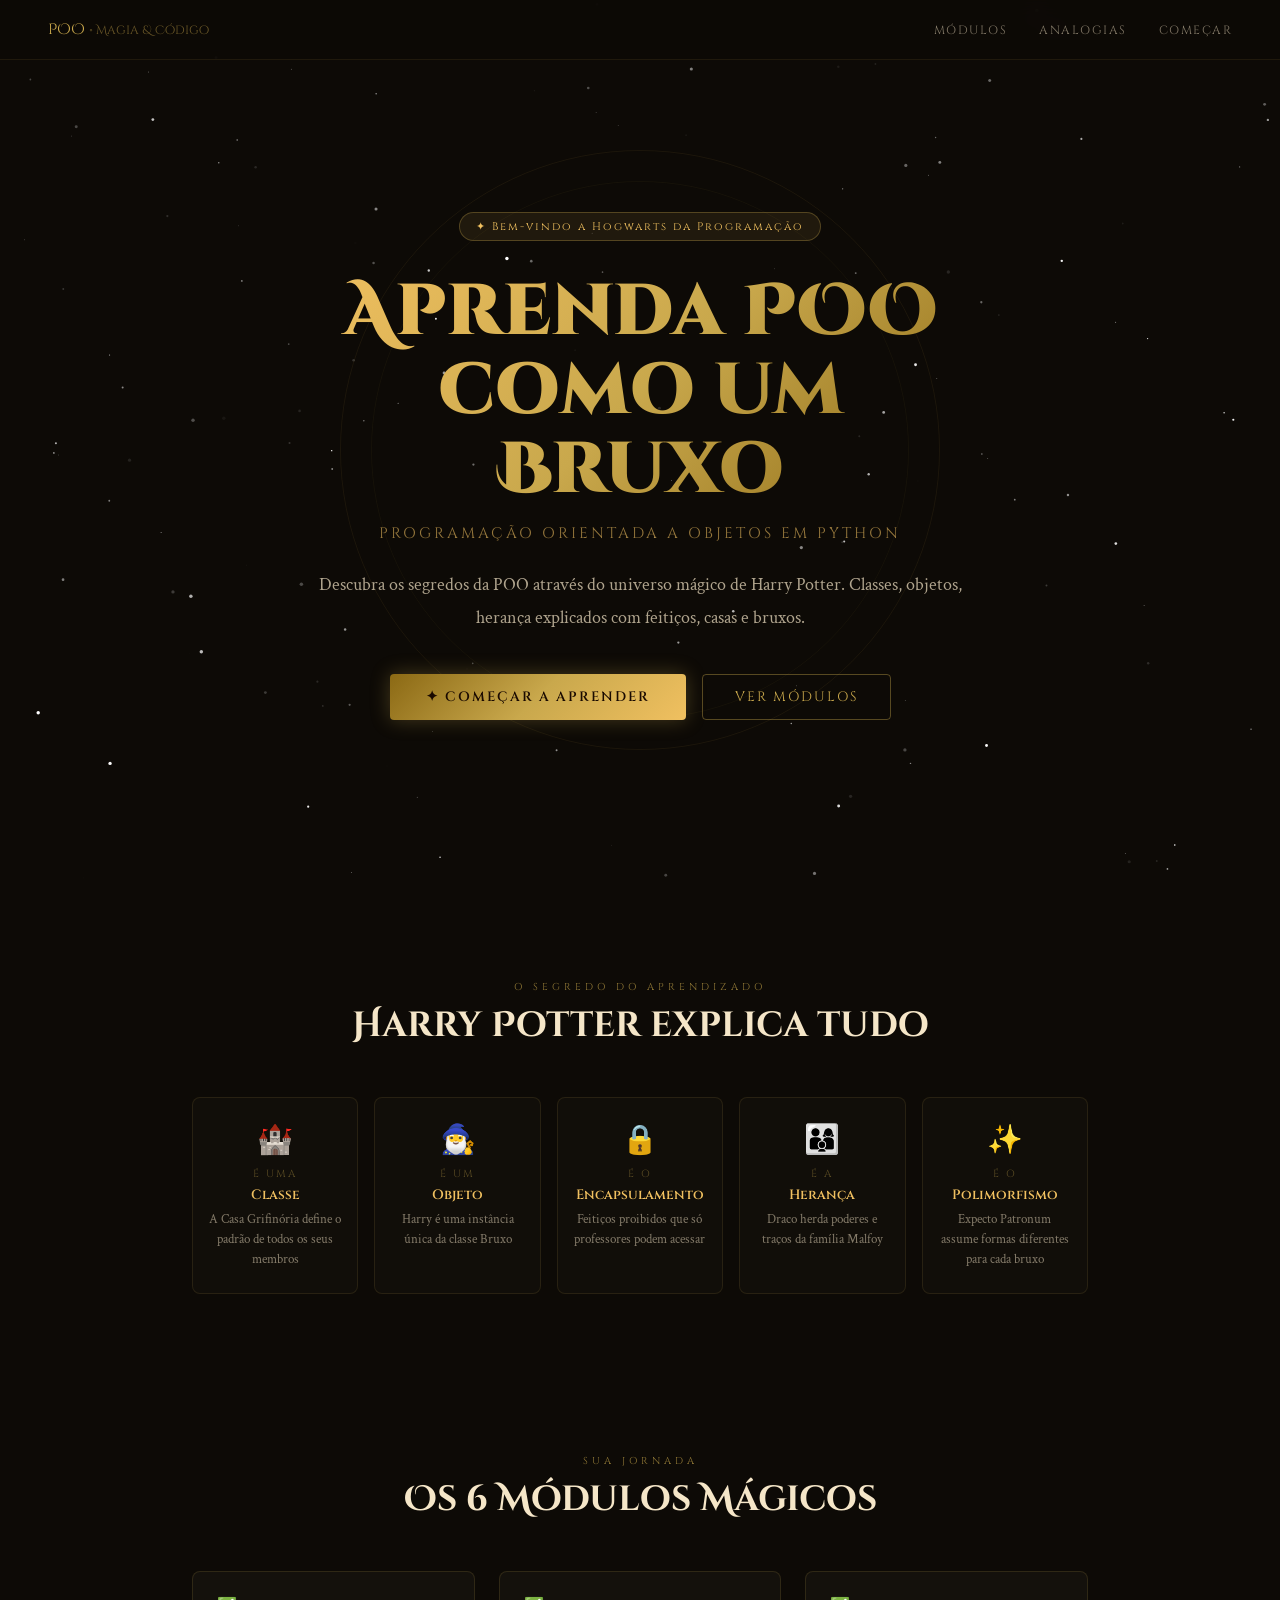
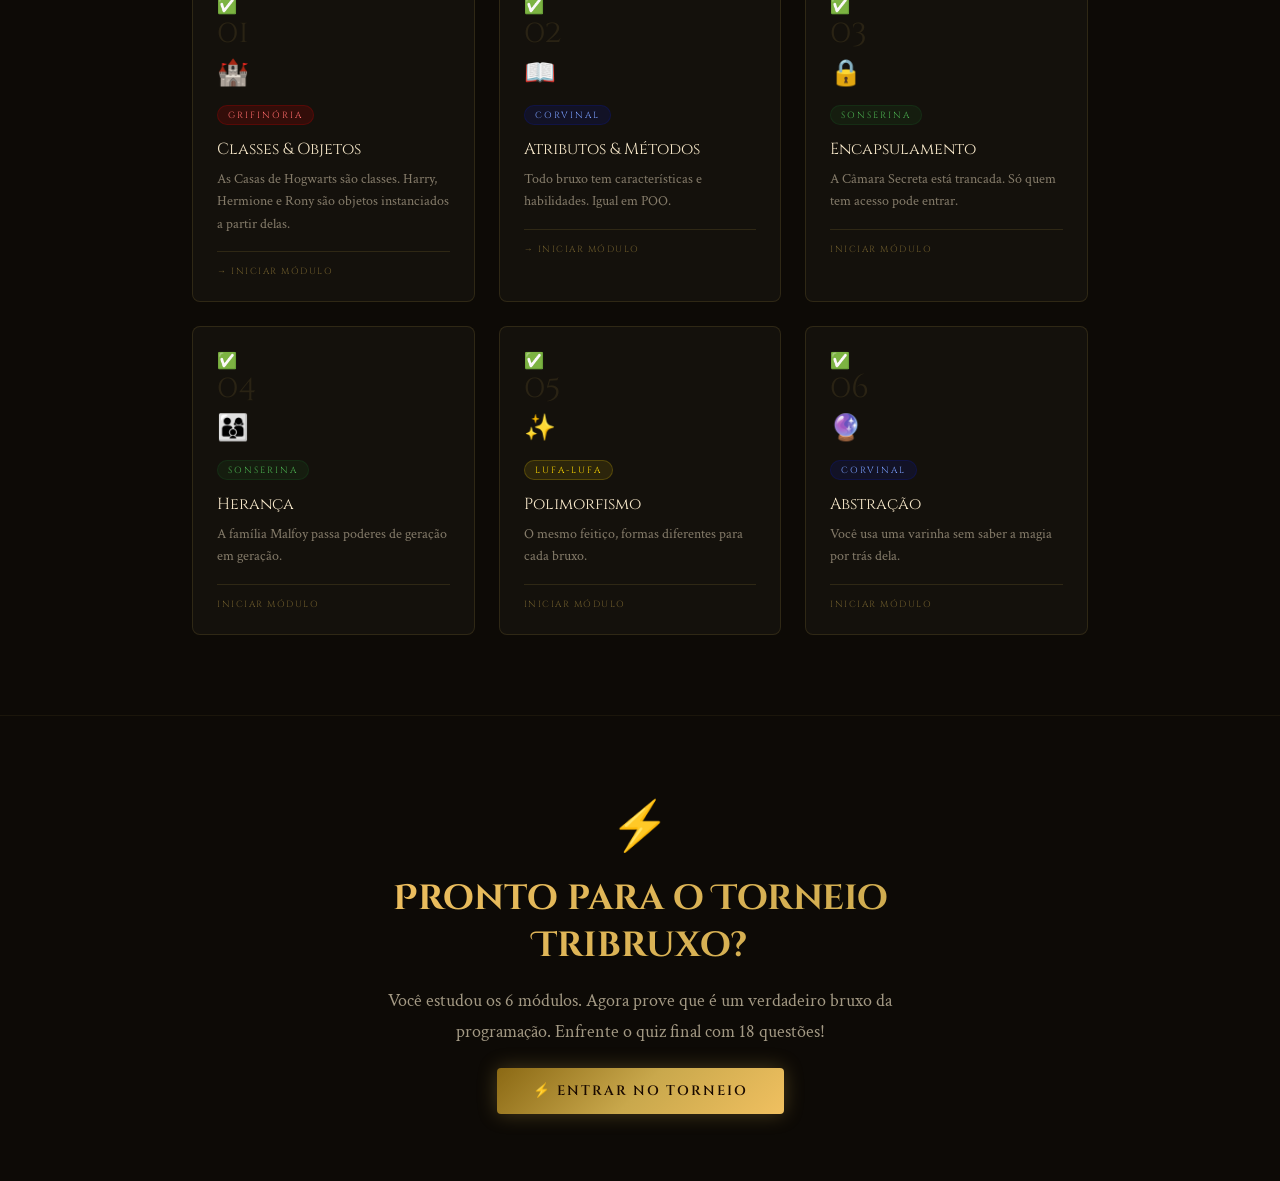
<file: index.html>
<!DOCTYPE html>
<html lang="pt-BR">
<head>
  <meta charset="UTF-8">
  <meta name="viewport" content="width=device-width, initial-scale=1.0">
  <title>POO Hogwarts — Aprenda como um Bruxo</title>
  <link rel="stylesheet" href="css/style.css">
</head>
<body>

  <!-- NAVBAR -->
  <nav class="navbar">
    <div class="nav-logo">POO <span>• Magia & Código</span></div>
    <ul class="nav-links">
      <li><a href="#modulos">Módulos</a></li>
      <li><a href="#analogias">Analogias</a></li>
      <li><a href="modulos/modulo-1.html">Começar</a></li>
    </ul>
  </nav>

  <!-- HERO -->
  <section class="hero" id="hero">
    <div class="magic-circle"></div>
    <div class="hero-content">
      <div class="badge">✦ Bem-vindo a Hogwarts da Programação</div>
      <h1 class="hero-title">Aprenda POO<br>como um Bruxo</h1>
      <p class="hero-subtitle">Programação Orientada a Objetos em Python</p>
      <p class="hero-desc">
        Descubra os segredos da POO através do universo mágico de Harry Potter.
        Classes, objetos, herança explicados com feitiços, casas e bruxos.
      </p>
      <div class="cta-group">
        <a href="modulos/modulo-1.html" class="btn-primary">✦ Começar a Aprender</a>
        <a href="#modulos" class="btn-secondary">Ver Módulos</a>
      </div>
    </div>
  </section>

  <!-- ANALOGIAS -->
  <section class="analogias" id="analogias">
    <p class="section-label">O Segredo do Aprendizado</p>
    <h2 class="section-title">Harry Potter explica tudo</h2>
    <div class="analogy-grid">
      <div class="analogy-card">
        <div class="analogy-hp">🏰</div>
        <div class="analogy-equals">é uma</div>
        <div class="analogy-concept">Classe</div>
        <div class="analogy-text">A Casa Grifinória define o padrão de todos os seus membros</div>
      </div>
      <div class="analogy-card">
        <div class="analogy-hp">🧙‍♂️</div>
        <div class="analogy-equals">é um</div>
        <div class="analogy-concept">Objeto</div>
        <div class="analogy-text">Harry é uma instância única da classe Bruxo</div>
      </div>
      <div class="analogy-card">
        <div class="analogy-hp">🔒</div>
        <div class="analogy-equals">é o</div>
        <div class="analogy-concept">Encapsulamento</div>
        <div class="analogy-text">Feitiços proibidos que só professores podem acessar</div>
      </div>
      <div class="analogy-card">
        <div class="analogy-hp">👨‍👩‍👦</div>
        <div class="analogy-equals">é a</div>
        <div class="analogy-concept">Herança</div>
        <div class="analogy-text">Draco herda poderes e traços da família Malfoy</div>
      </div>
      <div class="analogy-card">
        <div class="analogy-hp">✨</div>
        <div class="analogy-equals">é o</div>
        <div class="analogy-concept">Polimorfismo</div>
        <div class="analogy-text">Expecto Patronum assume formas diferentes para cada bruxo</div>
      </div>
    </div>
  </section>

  <!-- MÓDULOS -->
  <section class="modulos-section" id="modulos">
    <p class="section-label">Sua jornada</p>
    <h2 class="section-title">Os 6 Módulos Mágicos</h2>
    <div class="modules-grid">
     <a href="modulos/modulo-1.html" class="module-card" data-modulo="modulo-1">
        <div class="selo-concluido">✅</div>
        <div class="module-number">01</div>
        <div class="module-icon">🏰</div>
        <span class="module-house house-gryffindor">Grifinória</span>
        <div class="module-title">Classes & Objetos</div>
        <div class="module-desc">As Casas de Hogwarts são classes. Harry, Hermione e Rony são objetos instanciados a partir delas.</div>
        <div class="module-tag">→ Iniciar módulo</div>
      </a>
     <a href="modulos/modulo-2.html" class="module-card" data-modulo="modulo-2">
        <div class="selo-concluido">✅</div>
        <div class="module-number">02</div>
        <div class="module-icon">📖</div>
        <span class="module-house house-ravenclaw">Corvinal</span>
        <div class="module-title">Atributos & Métodos</div>
        <div class="module-desc">Todo bruxo tem características e habilidades. Igual em POO.</div>
        <div class="module-tag">→ Iniciar módulo</div>
 
     </a>  
      <a href="modulos/modulo-3.html" class="module-card" data-modulo="modulo-3">
        <div class="selo-concluido">✅</div>
        <div class="module-number">03</div>
        <div class="module-icon">🔒</div>
        <span class="module-house house-slytherin">Sonserina</span>
        <div class="module-title">Encapsulamento</div>
        <div class="module-desc">A Câmara Secreta está trancada. Só quem tem acesso pode entrar.</div>
        <div class="module-tag">Iniciar módulo</div>
      </a>
      <a href="modulos/modulo-4.html" class="module-card" data-modulo="modulo-4">
        <div class="selo-concluido">✅</div>
        <div class="module-number">04</div>
        <div class="module-icon">👨‍👩‍👦</div>
        <span class="module-house house-slytherin">Sonserina</span>
        <div class="module-title">Herança</div>
        <div class="module-desc">A família Malfoy passa poderes de geração em geração.</div>
        <div class="module-tag">Iniciar módulo</div>
      </a>
     <a href="modulos/modulo-5.html" class="module-card" data-modulo="modulo-5">
        <div class="selo-concluido">✅</div>
        <div class="module-number">05</div>
        <div class="module-icon">✨</div>
        <span class="module-house house-hufflepuff">Lufa-Lufa</span>
        <div class="module-title">Polimorfismo</div>
        <div class="module-desc">O mesmo feitiço, formas diferentes para cada bruxo.</div>
        <div class="module-tag">Iniciar módulo</div>
      </a>
      <a href="modulos/modulo-6.html" class="module-card" data-modulo="modulo-6">
        <div class="selo-concluido">✅</div>
        <div class="module-number">06</div>
        <div class="module-icon">🔮</div>
        <span class="module-house house-ravenclaw">Corvinal</span>
        <div class="module-title">Abstração</div>
        <div class="module-desc">Você usa uma varinha sem saber a magia por trás dela.</div>
        <div class="module-tag">Iniciar módulo</div>
      </a>
    </div>
  </section>
 
  <!-- QUIZ FINAL -->
<section class="quiz-cta">
  <div class="quiz-cta-inner">
    <div class="quiz-cta-icon">⚡</div>
    <h2 class="quiz-cta-titulo">Pronto para o Torneio Tribruxo?</h2>
    <p class="quiz-cta-desc">
      Você estudou os 6 módulos. Agora prove que é um verdadeiro
      bruxo da programação. Enfrente o quiz final com 18 questões!
    </p>
    <a href="quiz.html" class="btn-primary">⚡ Entrar no Torneio</a>
  </div>
</section> 

  <script src="js/main.js"></script>
</body>
</html>
</file>
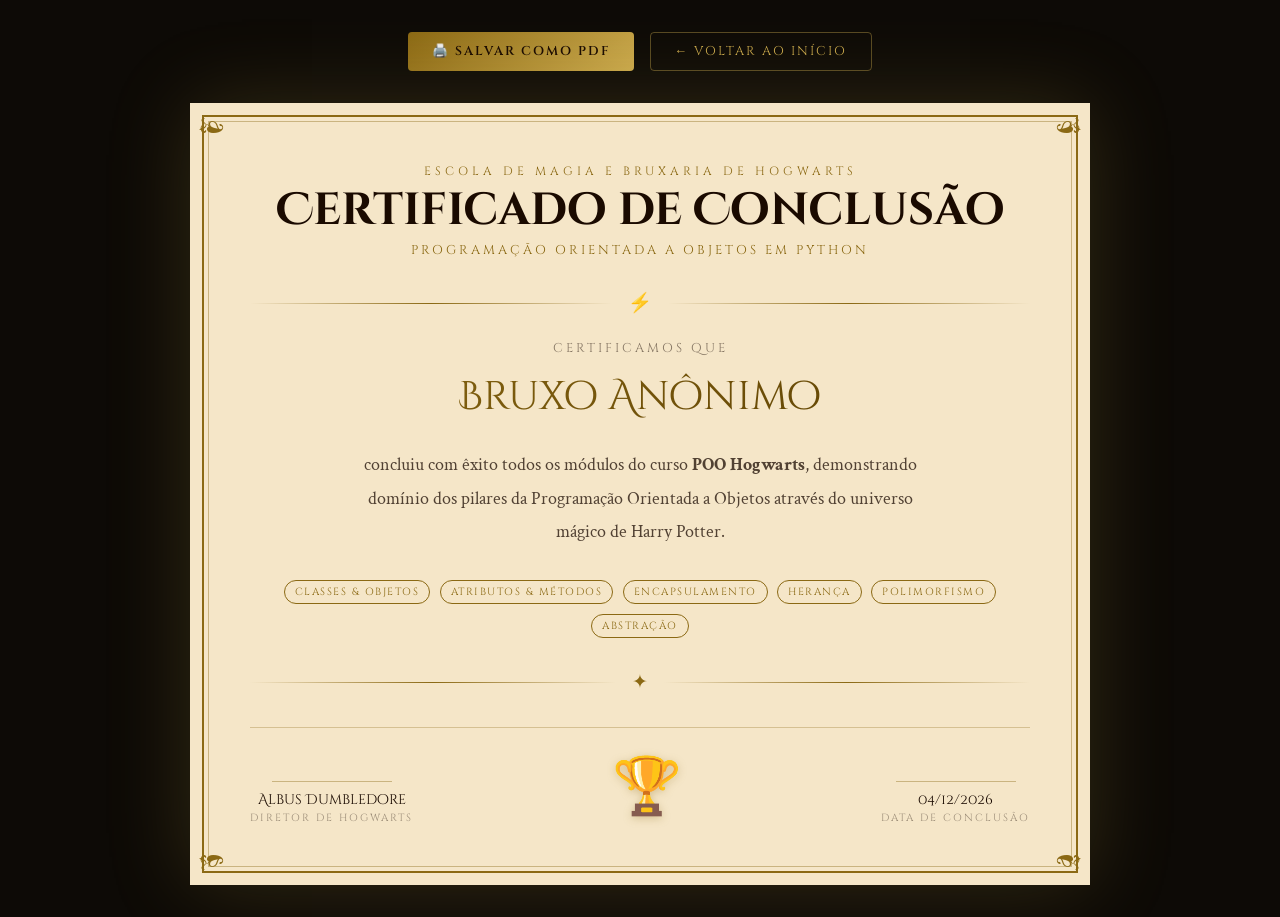
<file: certificado.html>
<!DOCTYPE html>
<html lang="pt-BR">
<head>
  <meta charset="UTF-8">
  <meta name="viewport" content="width=device-width, initial-scale=1.0">
  <title>Certificado — POO Hogwarts</title>
  <link href="https://fonts.googleapis.com/css2?family=Cinzel+Decorative:wght@400;700;900&family=Cinzel:wght@400;500;600&family=Crimson+Text:ital,wght@0,400;0,600;1,400&display=swap" rel="stylesheet">
  <style>
    * { margin: 0; padding: 0; box-sizing: border-box; }

    :root {
      --gold: #C9A84C;
      --gold-light: #F0C060;
      --gold-dark: #8B6914;
      --parchment: #F5E6C8;
      --parchment-dark: #E8D5A3;
      --ink: #1A0A00;
      --bg: #0D0A06;
    }

    body {
      background: var(--bg);
      display: flex;
      flex-direction: column;
      align-items: center;
      justify-content: center;
      min-height: 100vh;
      padding: 2rem;
      font-family: 'Crimson Text', serif;
    }

    .acoes {
      display: flex;
      gap: 1rem;
      margin-bottom: 2rem;
    }

    .btn {
      font-family: 'Cinzel', serif;
      font-size: 0.8rem;
      letter-spacing: 2px;
      text-transform: uppercase;
      padding: 10px 24px;
      border-radius: 4px;
      cursor: pointer;
      text-decoration: none;
      transition: all 0.2s;
    }

    .btn-gold {
      background: linear-gradient(135deg, var(--gold-dark), var(--gold));
      color: var(--ink);
      border: none;
      font-weight: 600;
    }

    .btn-outline {
      background: transparent;
      color: var(--gold);
      border: 1px solid rgba(201,168,76,0.4);
    }

    .btn-outline:hover { background: rgba(201,168,76,0.1); }

    /* CERTIFICADO */
    .certificado {
      width: 900px;
      max-width: 100%;
      background: var(--parchment);
      position: relative;
      padding: 60px;
      box-shadow: 0 0 80px rgba(201,168,76,0.2);
    }

    /* BORDA ORNAMENTAL */
    .certificado::before {
      content: '';
      position: absolute;
      inset: 12px;
      border: 2px solid var(--gold-dark);
      pointer-events: none;
    }

    .certificado::after {
      content: '';
      position: absolute;
      inset: 18px;
      border: 1px solid rgba(139,105,20,0.4);
      pointer-events: none;
    }

    /* CANTOS */
    .canto {
      position: absolute;
      width: 50px;
      height: 50px;
      color: var(--gold-dark);
      font-size: 2rem;
      line-height: 1;
    }
    .canto-tl { top: 6px; left: 6px; }
    .canto-tr { top: 6px; right: 6px; transform: scaleX(-1); }
    .canto-bl { bottom: 6px; left: 6px; transform: scaleY(-1); }
    .canto-br { bottom: 6px; right: 6px; transform: scale(-1); }

    .cert-content {
      position: relative;
      z-index: 1;
      text-align: center;
      color: var(--ink);
    }

    .cert-escola {
      font-family: 'Cinzel', serif;
      font-size: 0.75rem;
      letter-spacing: 4px;
      text-transform: uppercase;
      color: var(--gold-dark);
      margin-bottom: 0.3rem;
    }

    .cert-titulo {
      font-family: 'Cinzel Decorative', cursive;
      font-size: clamp(1.8rem, 4vw, 2.8rem);
      color: var(--ink);
      line-height: 1.2;
      margin-bottom: 0.3rem;
    }

    .cert-subtitulo {
      font-family: 'Cinzel', serif;
      font-size: 0.8rem;
      letter-spacing: 3px;
      color: var(--gold-dark);
      text-transform: uppercase;
      margin-bottom: 2rem;
    }

    .cert-divider {
      display: flex;
      align-items: center;
      gap: 1rem;
      margin: 1.5rem 0;
    }

    .cert-divider-line {
      flex: 1;
      height: 1px;
      background: linear-gradient(to right, transparent, var(--gold-dark), transparent);
    }

    .cert-divider-symbol {
      color: var(--gold-dark);
      font-size: 1.2rem;
    }

    .cert-certifica {
      font-family: 'Cinzel', serif;
      font-size: 0.8rem;
      letter-spacing: 3px;
      text-transform: uppercase;
      color: rgba(26,10,0,0.5);
      margin-bottom: 0.8rem;
    }

    .cert-nome {
      font-family: 'Cinzel Decorative', cursive;
      font-size: clamp(1.5rem, 4vw, 2.5rem);
      color: var(--ink);
      margin-bottom: 1.5rem;
      background: linear-gradient(135deg, var(--gold-dark), #5a3e00);
      -webkit-background-clip: text;
      -webkit-text-fill-color: transparent;
      background-clip: text;
    }

    .cert-texto {
      font-size: 1.1rem;
      line-height: 1.9;
      color: rgba(26,10,0,0.75);
      max-width: 580px;
      margin: 0 auto 2rem;
    }

    .cert-modulos {
      display: flex;
      justify-content: center;
      gap: 0.6rem;
      flex-wrap: wrap;
      margin-bottom: 2rem;
    }

    .cert-modulo-tag {
      font-family: 'Cinzel', serif;
      font-size: 0.65rem;
      letter-spacing: 1.5px;
      text-transform: uppercase;
      padding: 4px 10px;
      border: 1px solid var(--gold-dark);
      color: var(--gold-dark);
      border-radius: 20px;
    }

    .cert-rodape {
      display: flex;
      justify-content: space-between;
      align-items: flex-end;
      margin-top: 2rem;
      padding-top: 1.5rem;
      border-top: 1px solid rgba(139,105,20,0.3);
    }

    .cert-assinatura {
      text-align: center;
    }

    .cert-assinatura-nome {
      font-family: 'Cinzel Decorative', cursive;
      font-size: 0.9rem;
      color: var(--ink);
      margin-bottom: 2px;
    }

    .cert-assinatura-cargo {
      font-family: 'Cinzel', serif;
      font-size: 0.65rem;
      letter-spacing: 2px;
      text-transform: uppercase;
      color: rgba(26,10,0,0.4);
    }

    .cert-assinatura-linha {
      width: 120px;
      height: 1px;
      background: rgba(139,105,20,0.4);
      margin: 0.5rem auto;
    }

    .cert-selo {
      font-size: 3.5rem;
      filter: drop-shadow(0 2px 4px rgba(139,105,20,0.3));
    }

    .cert-data {
      font-family: 'Cinzel', serif;
      font-size: 0.7rem;
      letter-spacing: 2px;
      color: rgba(26,10,0,0.4);
      text-transform: uppercase;
    }

    /* PRINT */
    @media print {
      body {
        background: white;
        padding: 0;
      }
      .acoes { display: none; }
      .certificado {
        box-shadow: none;
        width: 100%;
      }
    }
  </style>
</head>
<body>

  <div class="acoes">
    <button class="btn btn-gold" onclick="window.print()">🖨️ Salvar como PDF</button>
    <a href="index.html" class="btn btn-outline">← Voltar ao início</a>
  </div>

  <div class="certificado">
    <div class="canto canto-tl">❧</div>
    <div class="canto canto-tr">❧</div>
    <div class="canto canto-bl">❧</div>
    <div class="canto canto-br">❧</div>

    <div class="cert-content">
      <p class="cert-escola">Escola de Magia e Bruxaria de Hogwarts</p>
      <h1 class="cert-titulo">Certificado de Conclusão</h1>
      <p class="cert-subtitulo">Programação Orientada a Objetos em Python</p>

      <div class="cert-divider">
        <div class="cert-divider-line"></div>
        <div class="cert-divider-symbol">⚡</div>
        <div class="cert-divider-line"></div>
      </div>

      <p class="cert-certifica">Certificamos que</p>
      <div class="cert-nome" id="cert-nome">Carregando...</div>

      <p class="cert-texto">
        concluiu com êxito todos os módulos do curso
        <strong>POO Hogwarts</strong>, demonstrando domínio dos pilares
        da Programação Orientada a Objetos através do universo mágico
        de Harry Potter.
      </p>

      <div class="cert-modulos">
        <span class="cert-modulo-tag">Classes & Objetos</span>
        <span class="cert-modulo-tag">Atributos & Métodos</span>
        <span class="cert-modulo-tag">Encapsulamento</span>
        <span class="cert-modulo-tag">Herança</span>
        <span class="cert-modulo-tag">Polimorfismo</span>
        <span class="cert-modulo-tag">Abstração</span>
      </div>

      <div class="cert-divider">
        <div class="cert-divider-line"></div>
        <div class="cert-divider-symbol">✦</div>
        <div class="cert-divider-line"></div>
      </div>

      <div class="cert-rodape">
        <div class="cert-assinatura">
          <div class="cert-assinatura-linha"></div>
          <div class="cert-assinatura-nome">Albus Dumbledore</div>
          <div class="cert-assinatura-cargo">Diretor de Hogwarts</div>
        </div>

        <div class="cert-selo">🏆</div>

        <div class="cert-assinatura">
          <div class="cert-assinatura-linha"></div>
          <div class="cert-assinatura-nome" id="cert-data">—</div>
          <div class="cert-assinatura-cargo">Data de Conclusão</div>
        </div>
      </div>

    </div>
  </div>

  <script>
    const params = new URLSearchParams(window.location.search);
    const nome = params.get('nome') || 'Bruxo Anônimo';
    const data = params.get('data') || new Date().toLocaleDateString('pt-BR');

    document.getElementById('cert-nome').textContent = nome;
    document.getElementById('cert-data').textContent = data;
  </script>
</body>
</html>
</file>
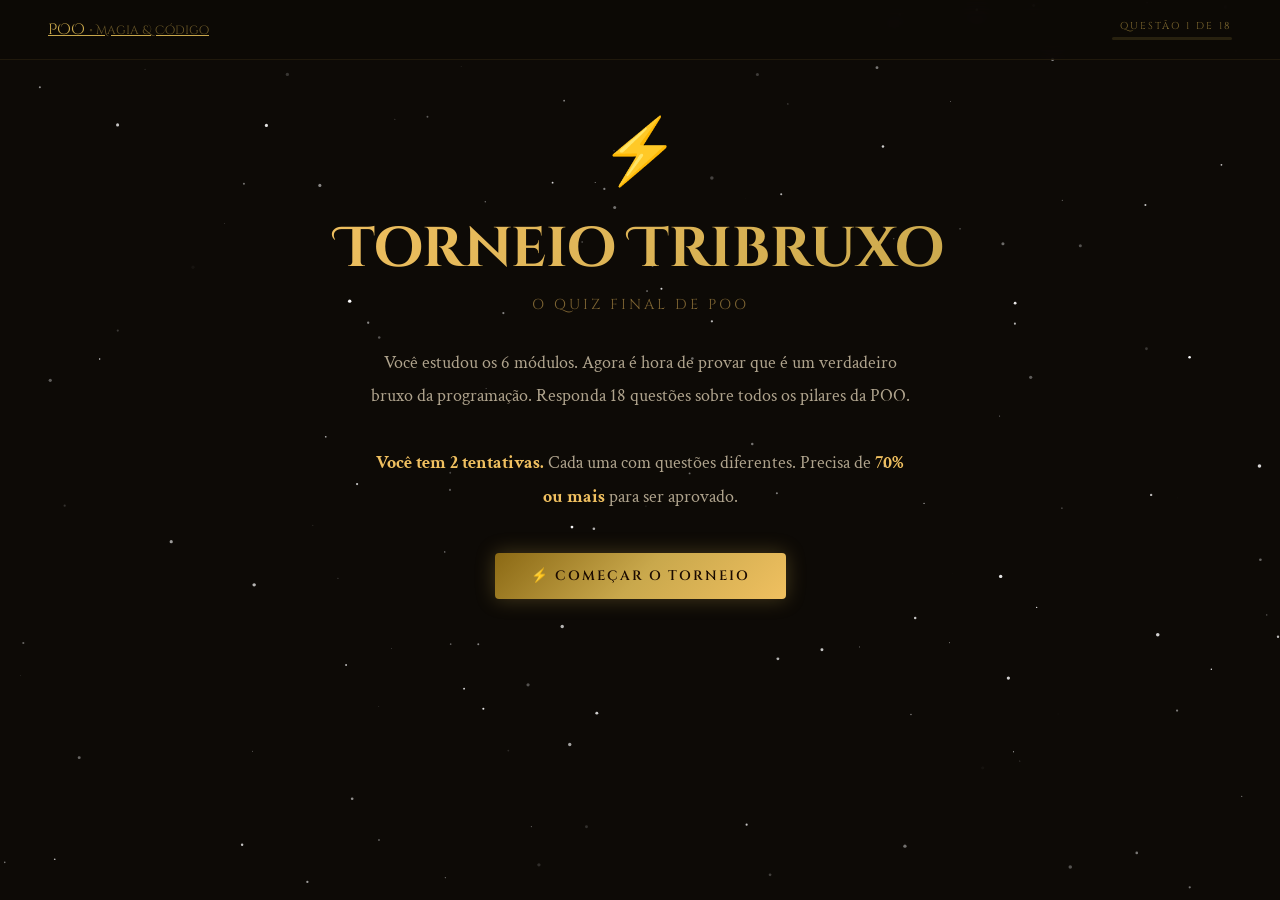
<file: quiz.html>
<!DOCTYPE html>
<html lang="pt-BR">
<head>
  <meta charset="UTF-8">
  <meta name="viewport" content="width=device-width, initial-scale=1.0">
  <title>Quiz Final — POO Hogwarts</title>
  <link rel="stylesheet" href="css/style.css">
  <link rel="stylesheet" href="css/quiz.css">
</head>
<body>

  <nav class="navbar">
    <a href="index.html" class="nav-logo">POO <span>• Magia & Código</span></a>
    <div class="nav-progresso">
      <span class="modulo-atual" id="progresso-texto">Questão 1 de 18</span>
      <div class="barra-progresso">
        <div class="barra-fill" id="barra-fill" style="width: 0%"></div>
      </div>
    </div>
  </nav>

  <main class="quiz-container">

    <!-- TELA INICIAL -->
    <div id="tela-inicio" class="tela ativa">
      <div class="inicio-icon">⚡</div>
      <h1 class="inicio-titulo">Torneio Tribruxo</h1>
      <p class="inicio-subtitulo">O Quiz Final de POO</p>
      <p class="inicio-desc">
        Você estudou os 6 módulos. Agora é hora de provar que é um
        verdadeiro bruxo da programação. Responda 18 questões sobre
        todos os pilares da POO.<br><br>
        <strong>Você tem 2 tentativas.</strong> Cada uma com questões diferentes.
        Precisa de <strong>70% ou mais</strong> para ser aprovado.
      </p>
      <button class="btn-primary" id="btn-iniciar">⚡ Começar o Torneio</button>
    </div>

    <!-- TELA DO QUIZ -->
    <div id="tela-quiz" class="tela">
      <div class="quiz-header">
        <span class="quiz-tentativa" id="tentativa-label">1ª Tentativa</span>
        <span class="quiz-modulo" id="modulo-label">Módulo 1</span>
      </div>
      <div class="questao-numero" id="questao-numero">Questão 1</div>
      <h2 class="questao-texto" id="questao-texto"></h2>
      <div class="alternativas" id="alternativas"></div>
      <button class="btn-primary" id="btn-proxima" style="display:none">Próxima →</button>
    </div>

    <!-- TELA DE RESULTADO -->
    <div id="resultado-aprovado" style="display:none">
  <div class="selo">🏆</div>
  <h1 class="resultado-titulo aprovado">Parabéns, Bruxo!</h1>
  <p class="resultado-sub">Você foi aprovado no Torneio Tribruxo!</p>
  <div class="pontuacao" id="pontuacao-aprovado"></div>

  <div class="certificado-input">
    <p class="certificado-label">Digite seu nome para o certificado:</p>
    <input type="text" id="input-nome" class="input-nome" placeholder="Seu nome completo"/>
    <button class="btn-primary" id="btn-gerar-cert">🏆 Gerar Certificado</button>
  </div>

  <a href="index.html" class="btn-secondary" style="text-decoration:none; display:block; width:fit-content; margin: 1rem auto 0;">← Voltar ao início</a>
</div>

      <div id="resultado-reprovado-1" style="display:none">
        <div class="selo">😬</div>
        <h1 class="resultado-titulo reprovado">Quase lá!</h1>
        <p class="resultado-sub">Você não atingiu 70%. Mas ainda tem uma chance!</p>
        <div class="pontuacao" id="pontuacao-rep1"></div>
        <div class="feedback-modulos" id="feedback-rep1"></div>
        <button class="btn-primary" id="btn-segunda-chance">⚡ Usar 2ª Tentativa</button>
      </div>

      <div id="resultado-reprovado-final" style="display:none">
        <div class="selo">💀</div>
        <h1 class="resultado-titulo reprovado">Reprovado</h1>
        <p class="resultado-sub">Você não passou nas duas tentativas.</p>
        <div class="pontuacao" id="pontuacao-rep-final"></div>
        <div class="feedback-modulos" id="feedback-rep-final"></div>
        <div class="refazer-box">
          <p class="refazer-texto">Para se tornar um verdadeiro bruxo, você precisa voltar ao início e revisar os módulos com dificuldade!</p>
          <a href="index.html" class="btn-primary" style="text-decoration:none">🔄 Refazer o Curso</a>
        </div>
      </div>
    </div>

  </main>

  <script src="js/main.js"></script>
  <script src="js/quiz.js"></script>
</body>
</html>
</file>
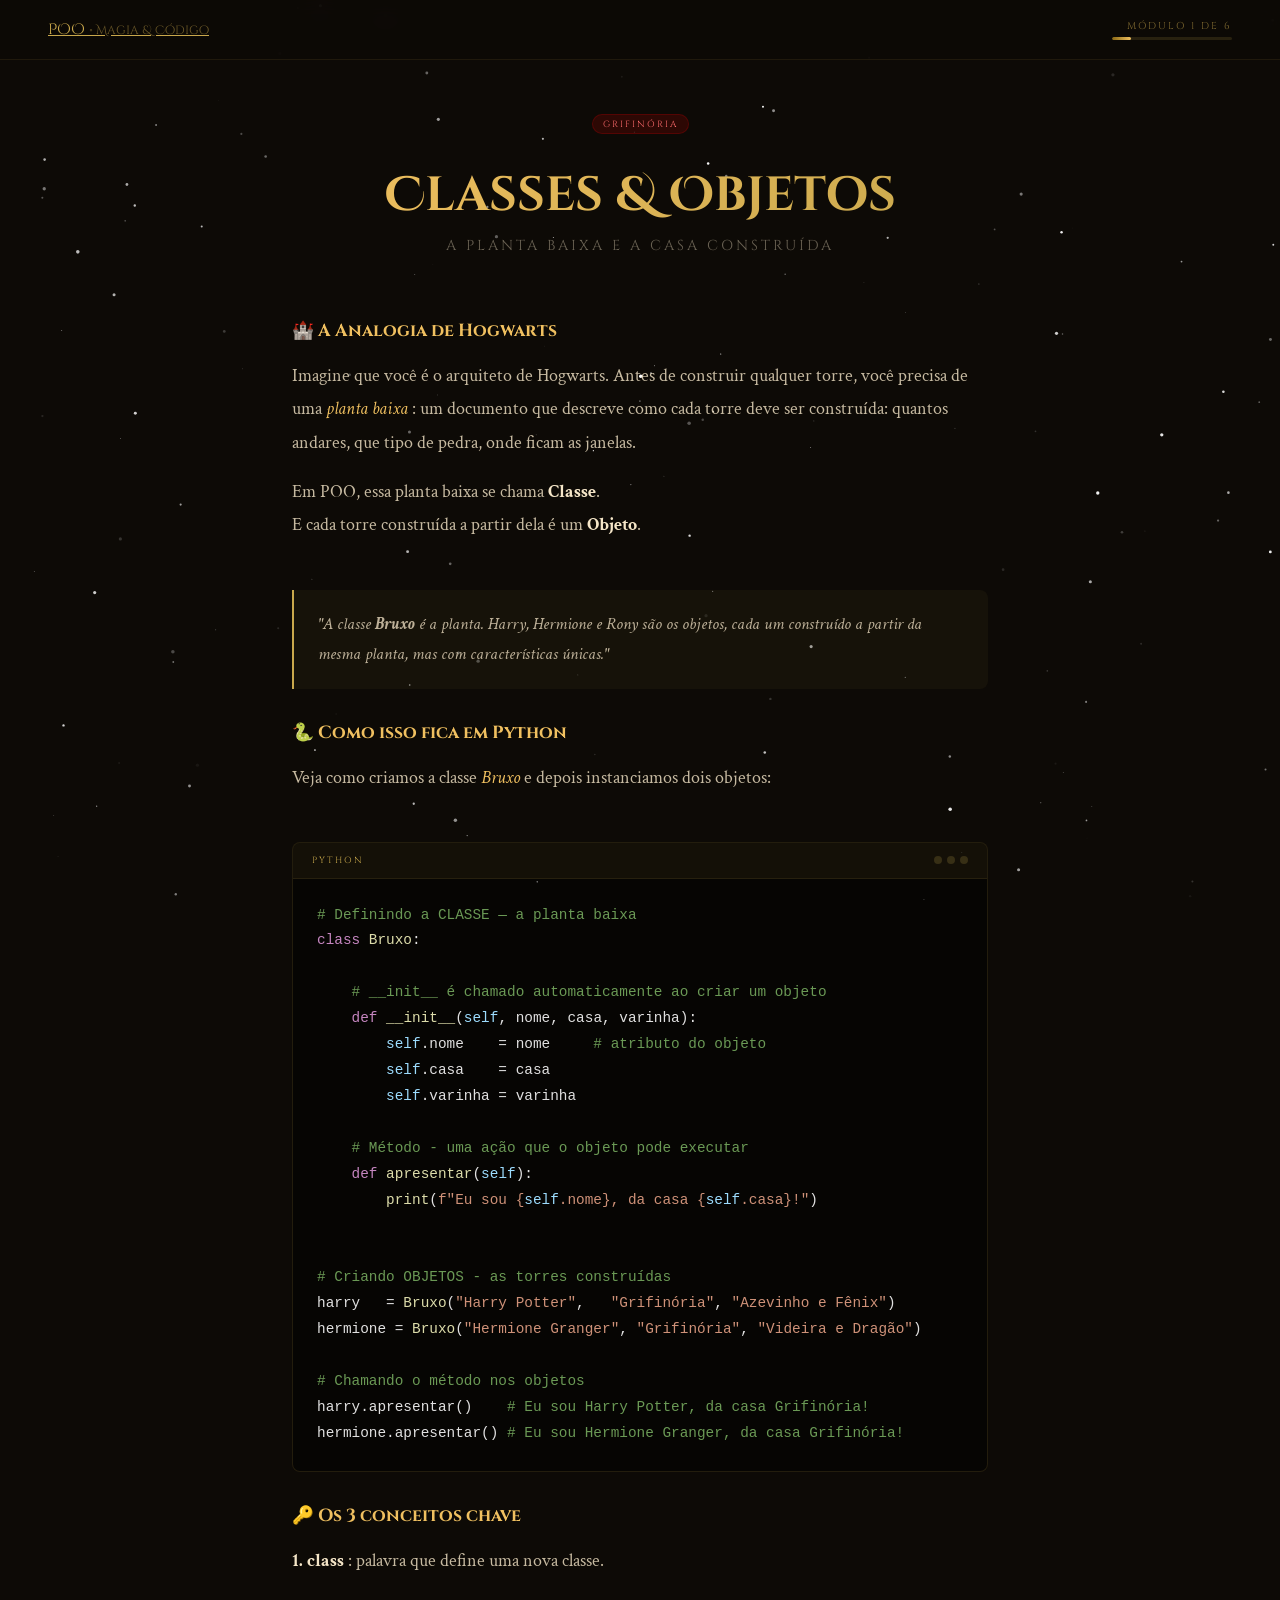
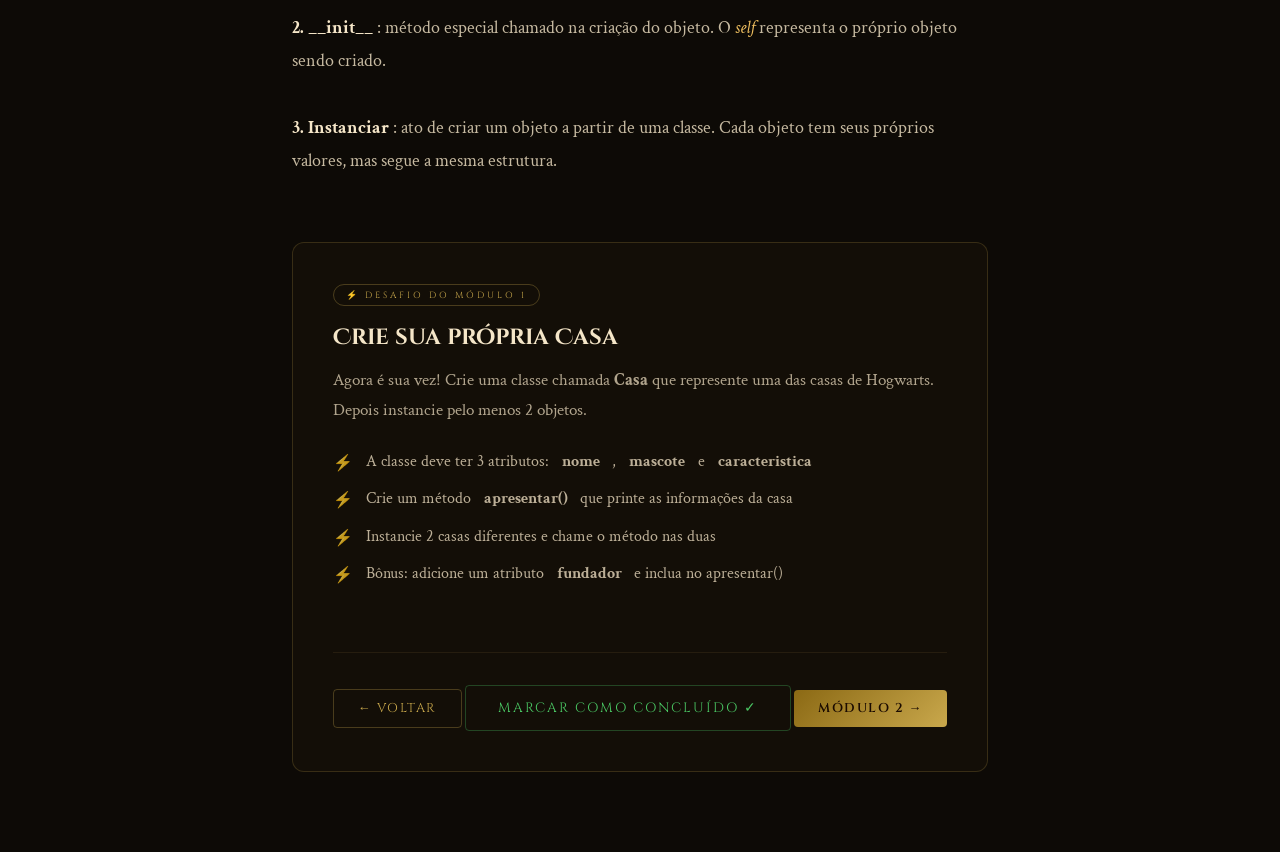
<file: modulos/modulo-1.html>
<!DOCTYPE html>
<html lang="pt-BR">
<head>
  <meta charset="UTF-8">
  <meta name="viewport" content="width=device-width, initial-scale=1.0">
  <title>Módulo 1 — Classes & Objetos | POO Hogwarts</title>
  <link rel="stylesheet" href="../css/style.css">
  <link rel="stylesheet" href="../css/modulo.css">
</head>
<body>

  <nav class="navbar">
    <a href="../index.html" class="nav-logo">POO <span>• Magia & Código</span></a>
    <div class="nav-progresso">
      <span class="modulo-atual">Módulo 1 de 6</span>
      <div class="barra-progresso">
        <div class="barra-fill" style="width: 16%"></div>
      </div>
    </div>
  </nav>

  <main class="modulo-container">

    <!-- HEADER DO MÓDULO -->
    <header class="modulo-header">
      <span class="module-house house-gryffindor">Grifinória</span>
      <h1 class="modulo-titulo">Classes & Objetos</h1>
      <p class="modulo-subtitulo">A planta baixa e a casa construída</p>
    </header>

    <!-- CONTEÚDO -->
    <div class="modulo-conteudo" id="conteudo">
    </div>

    <!-- ATIVIDADE -->
    <div class="atividade-section" id="atividade">
    </div>

  </main>

  <script src="../js/main.js"></script>
  <script src="../js/modulo.js"></script>
</body>
</html>
</file>
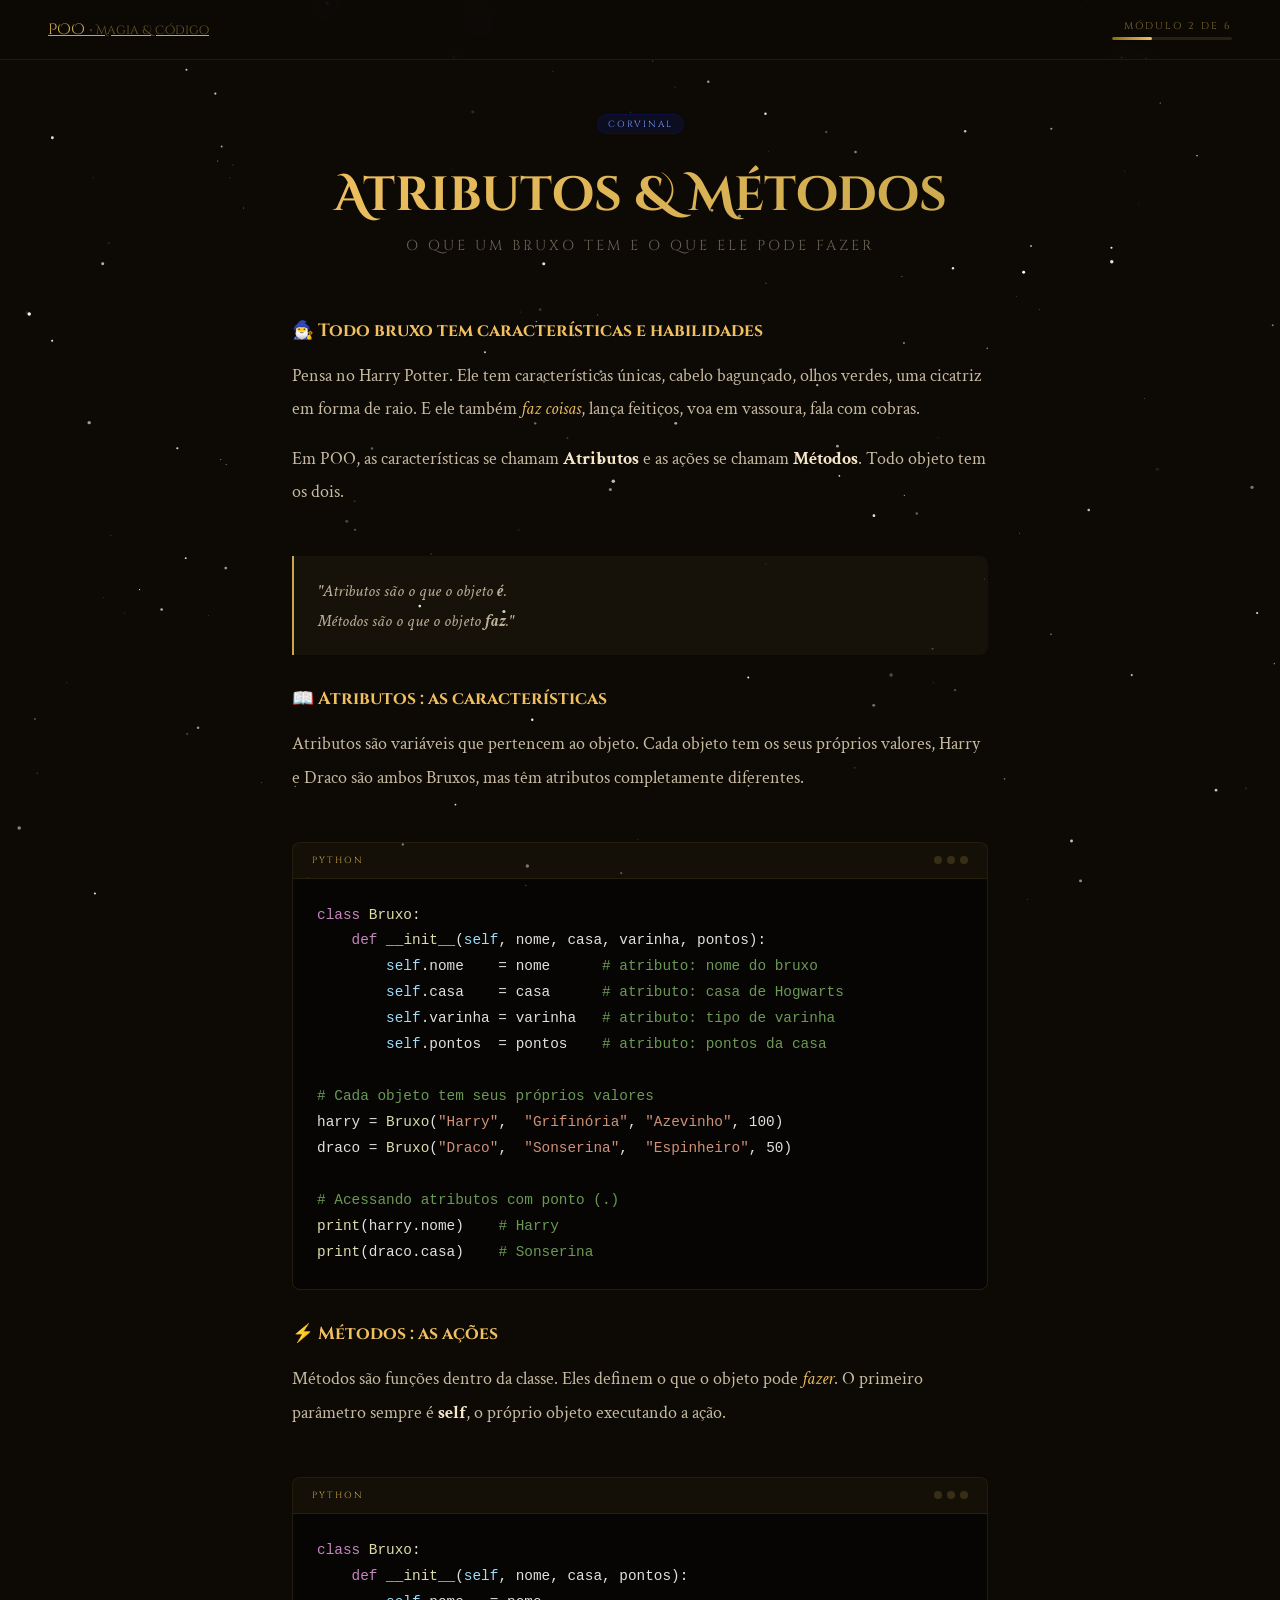
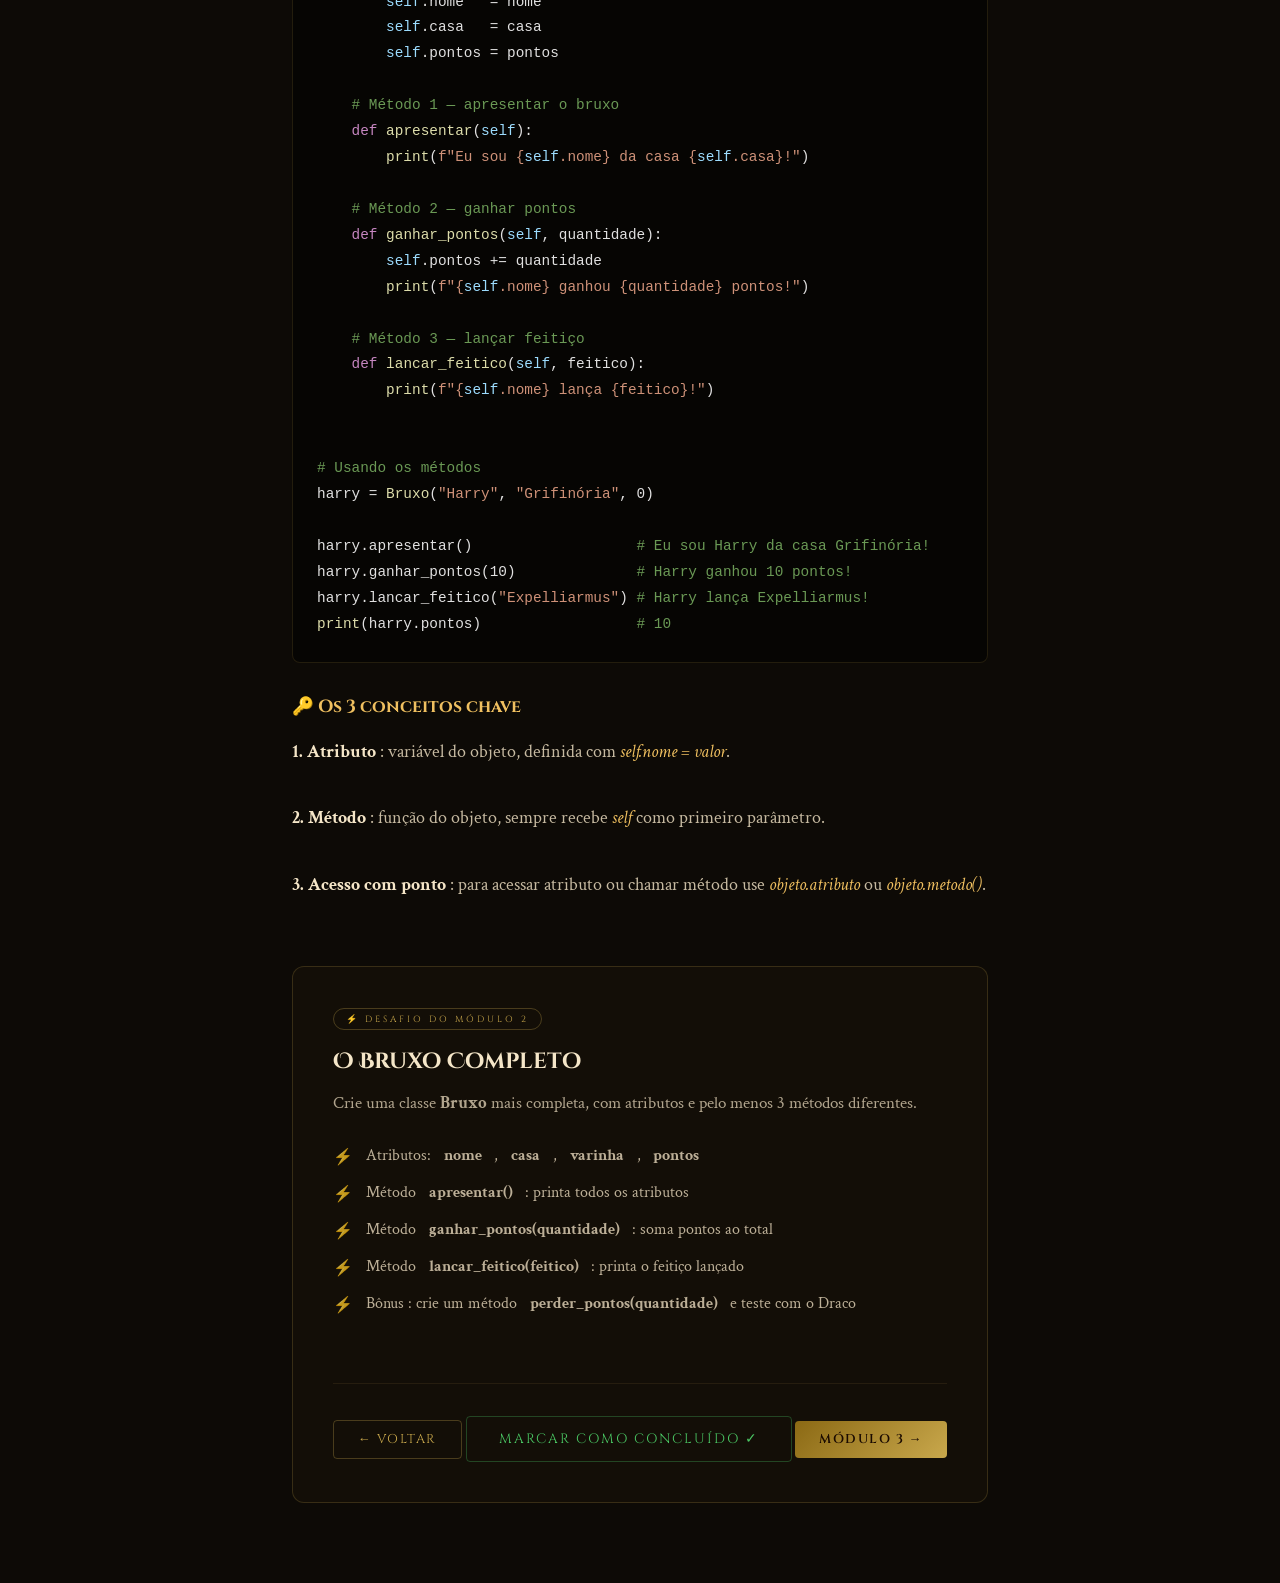
<file: modulos/modulo-2.html>
<!DOCTYPE html>
<html lang="pt-BR">
<head>
  <meta charset="UTF-8">
  <meta name="viewport" content="width=device-width, initial-scale=1.0">
  <title>Módulo 2 — Atributos & Métodos | POO Hogwarts</title>
  <link rel="stylesheet" href="../css/style.css">
  <link rel="stylesheet" href="../css/modulo.css">
</head>
<body>

  <nav class="navbar">
    <a href="../index.html" class="nav-logo">POO <span>• Magia & Código</span></a>
    <div class="nav-progresso">
      <span class="modulo-atual">Módulo 2 de 6</span>
      <div class="barra-progresso">
        <div class="barra-fill" style="width: 33%"></div>
      </div>
    </div>
  </nav>

  <main class="modulo-container">

    <header class="modulo-header">
      <span class="module-house house-ravenclaw">Corvinal</span>
      <h1 class="modulo-titulo">Atributos & Métodos</h1>
      <p class="modulo-subtitulo">O que um bruxo tem e o que ele pode fazer</p>
    </header>

    <div class="modulo-conteudo" id="conteudo"></div>
    <div class="atividade-section" id="atividade"></div>

  </main>

  <script src="../js/main.js"></script>
  <script src="../js/modulo2.js"></script>
</body>
</html>
</file>
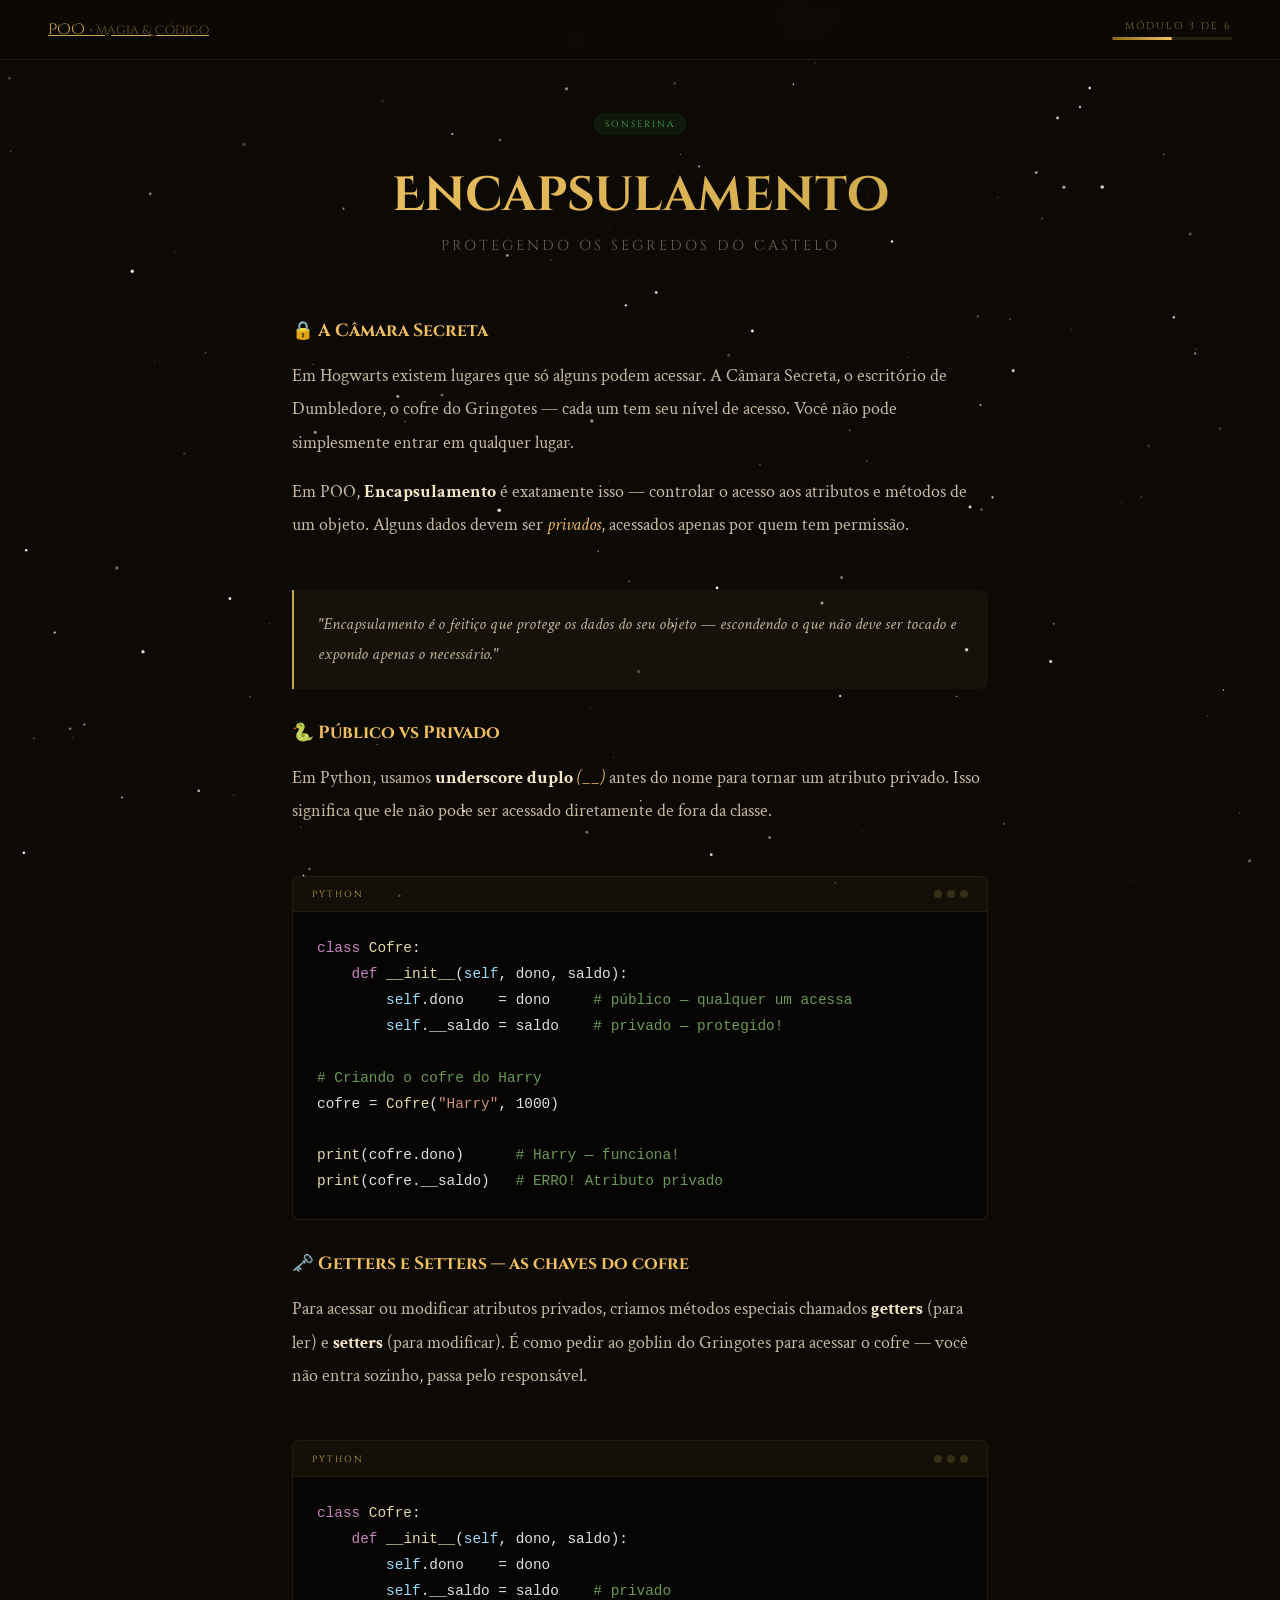
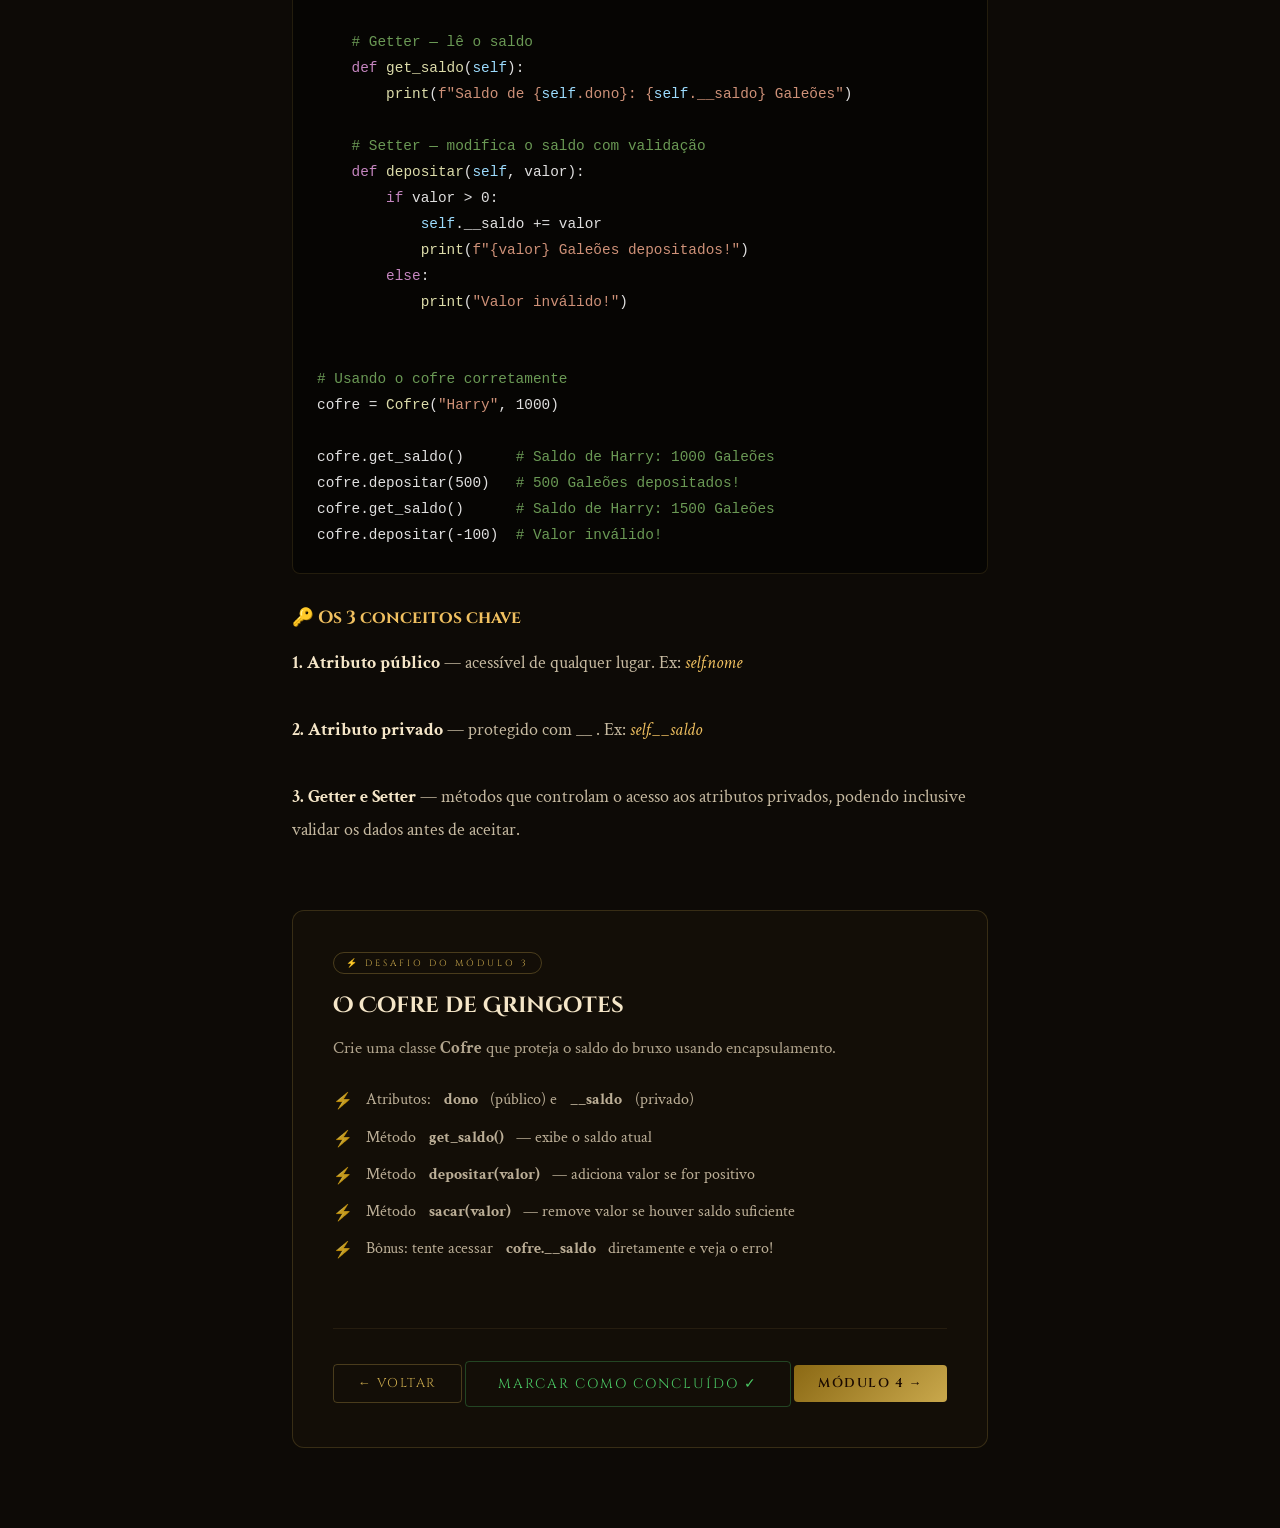
<file: modulos/modulo-3.html>
<!DOCTYPE html>
<html lang="pt-BR">
<head>
  <meta charset="UTF-8">
  <meta name="viewport" content="width=device-width, initial-scale=1.0">
  <title>Módulo 3 — Encapsulamento | POO Hogwarts</title>
  <link rel="stylesheet" href="../css/style.css">
  <link rel="stylesheet" href="../css/modulo.css">
</head>
<body>

  <nav class="navbar">
    <a href="../index.html" class="nav-logo">POO <span>• Magia & Código</span></a>
    <div class="nav-progresso">
      <span class="modulo-atual">Módulo 3 de 6</span>
      <div class="barra-progresso">
        <div class="barra-fill" style="width: 50%"></div>
      </div>
    </div>
  </nav>

  <main class="modulo-container">

    <header class="modulo-header">
      <span class="module-house house-slytherin">Sonserina</span>
      <h1 class="modulo-titulo">Encapsulamento</h1>
      <p class="modulo-subtitulo">Protegendo os segredos do castelo</p>
    </header>

    <div class="modulo-conteudo" id="conteudo"></div>
    <div class="atividade-section" id="atividade"></div>

  </main>

  <script src="../js/main.js"></script>
  <script src="../js/modulo3.js"></script>
</body>
</html>
</file>
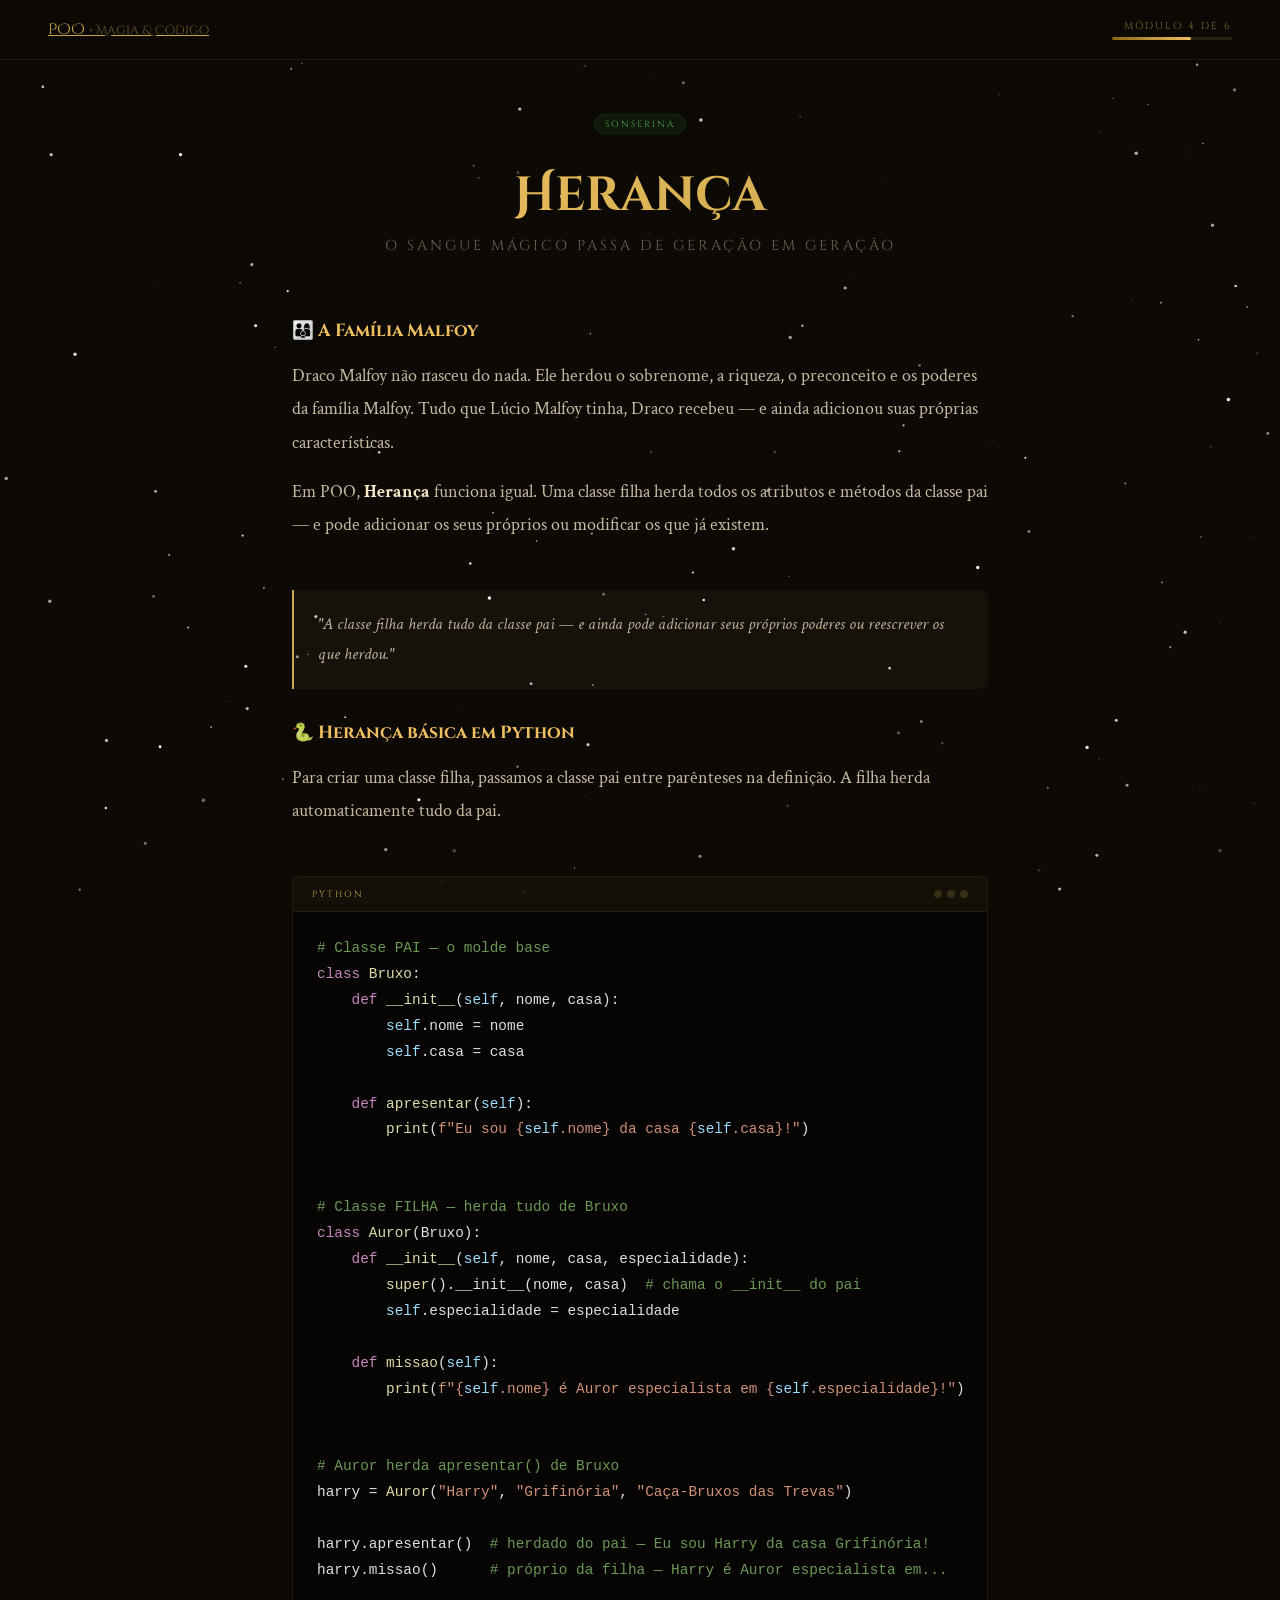
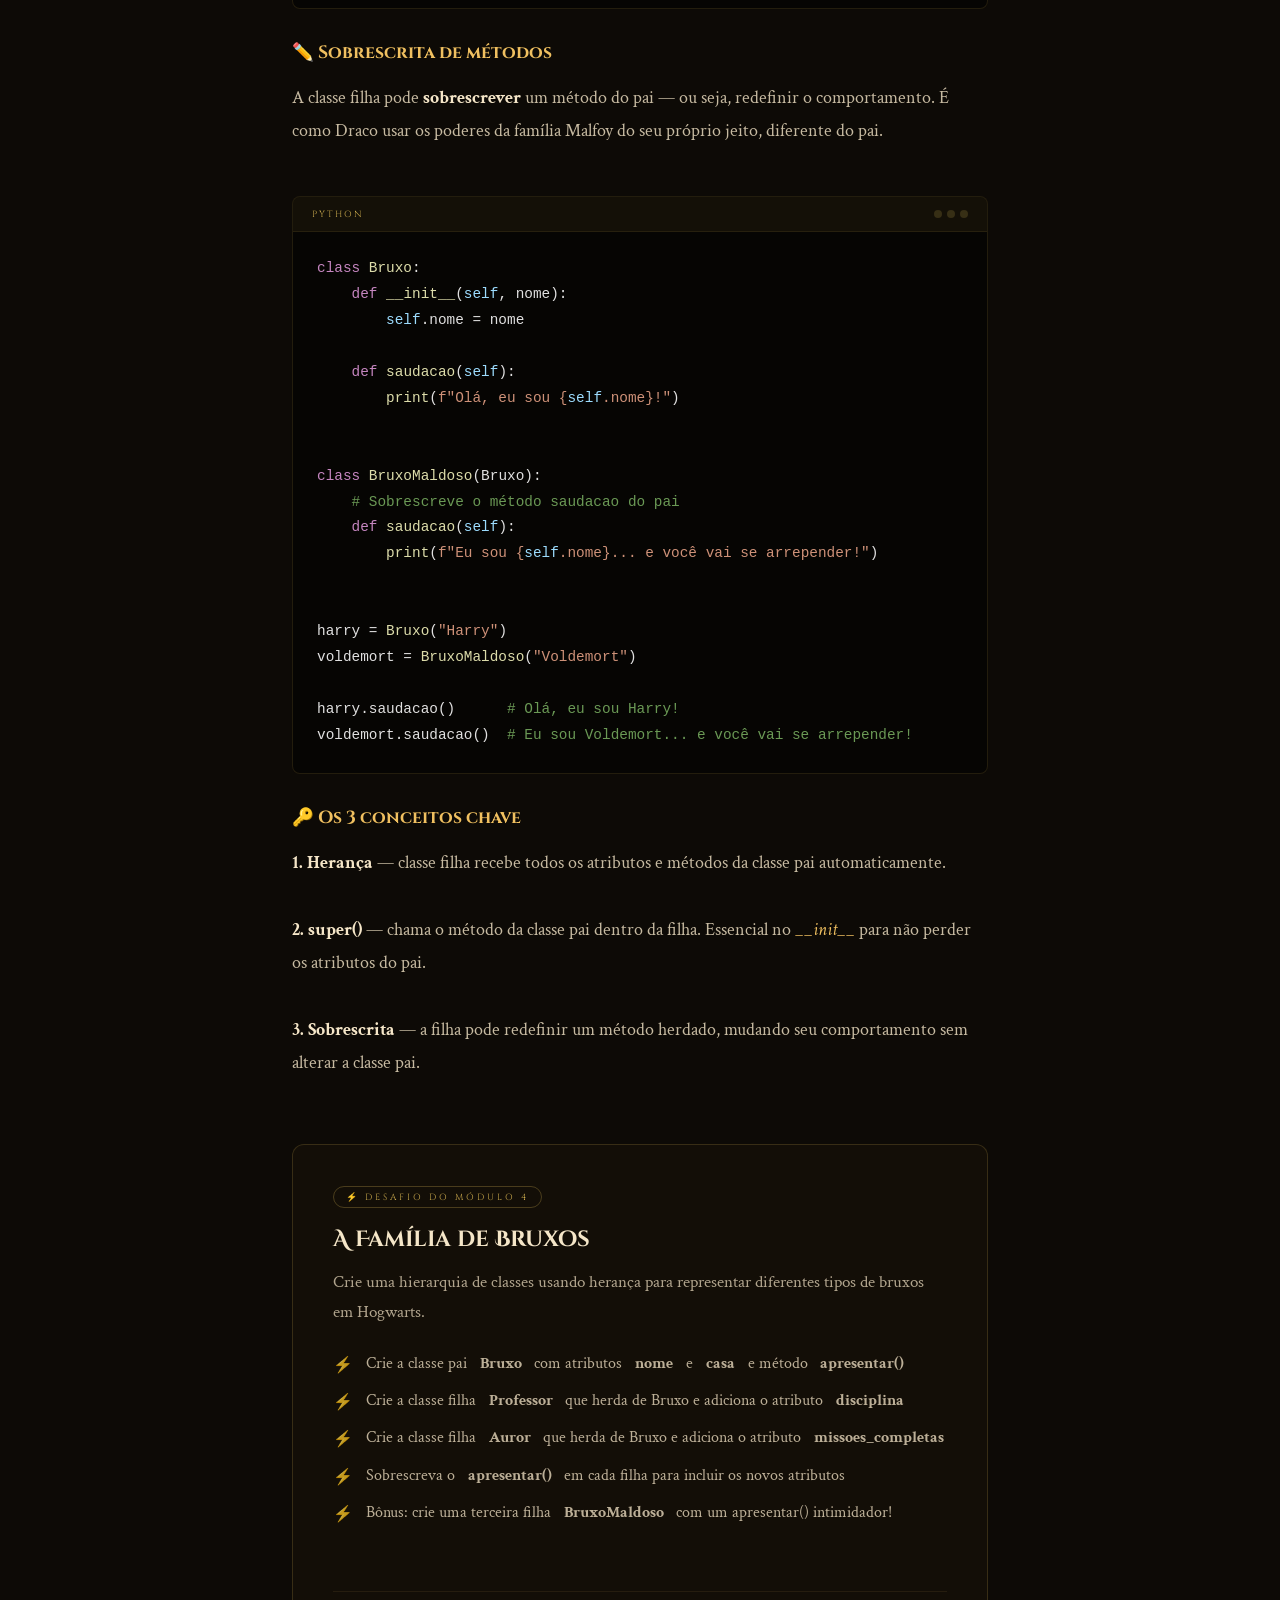
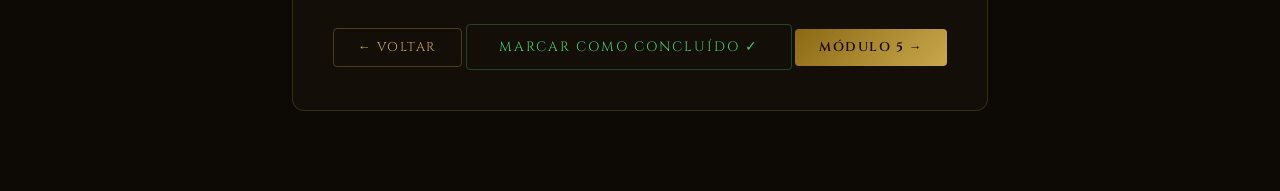
<file: modulos/modulo-4.html>
<!DOCTYPE html>
<html lang="pt-BR">
<head>
  <meta charset="UTF-8">
  <meta name="viewport" content="width=device-width, initial-scale=1.0">
  <title>Módulo 4 — Herança | POO Hogwarts</title>
  <link rel="stylesheet" href="../css/style.css">
  <link rel="stylesheet" href="../css/modulo.css">
</head>
<body>

  <nav class="navbar">
    <a href="../index.html" class="nav-logo">POO <span>• Magia & Código</span></a>
    <div class="nav-progresso">
      <span class="modulo-atual">Módulo 4 de 6</span>
      <div class="barra-progresso">
        <div class="barra-fill" style="width: 66%"></div>
      </div>
    </div>
  </nav>

  <main class="modulo-container">

    <header class="modulo-header">
      <span class="module-house house-slytherin">Sonserina</span>
      <h1 class="modulo-titulo">Herança</h1>
      <p class="modulo-subtitulo">O sangue mágico passa de geração em geração</p>
    </header>

    <div class="modulo-conteudo" id="conteudo"></div>
    <div class="atividade-section" id="atividade"></div>

  </main>

  <script src="../js/main.js"></script>
  <script src="../js/modulo4.js"></script>
</body>
</html>
</file>
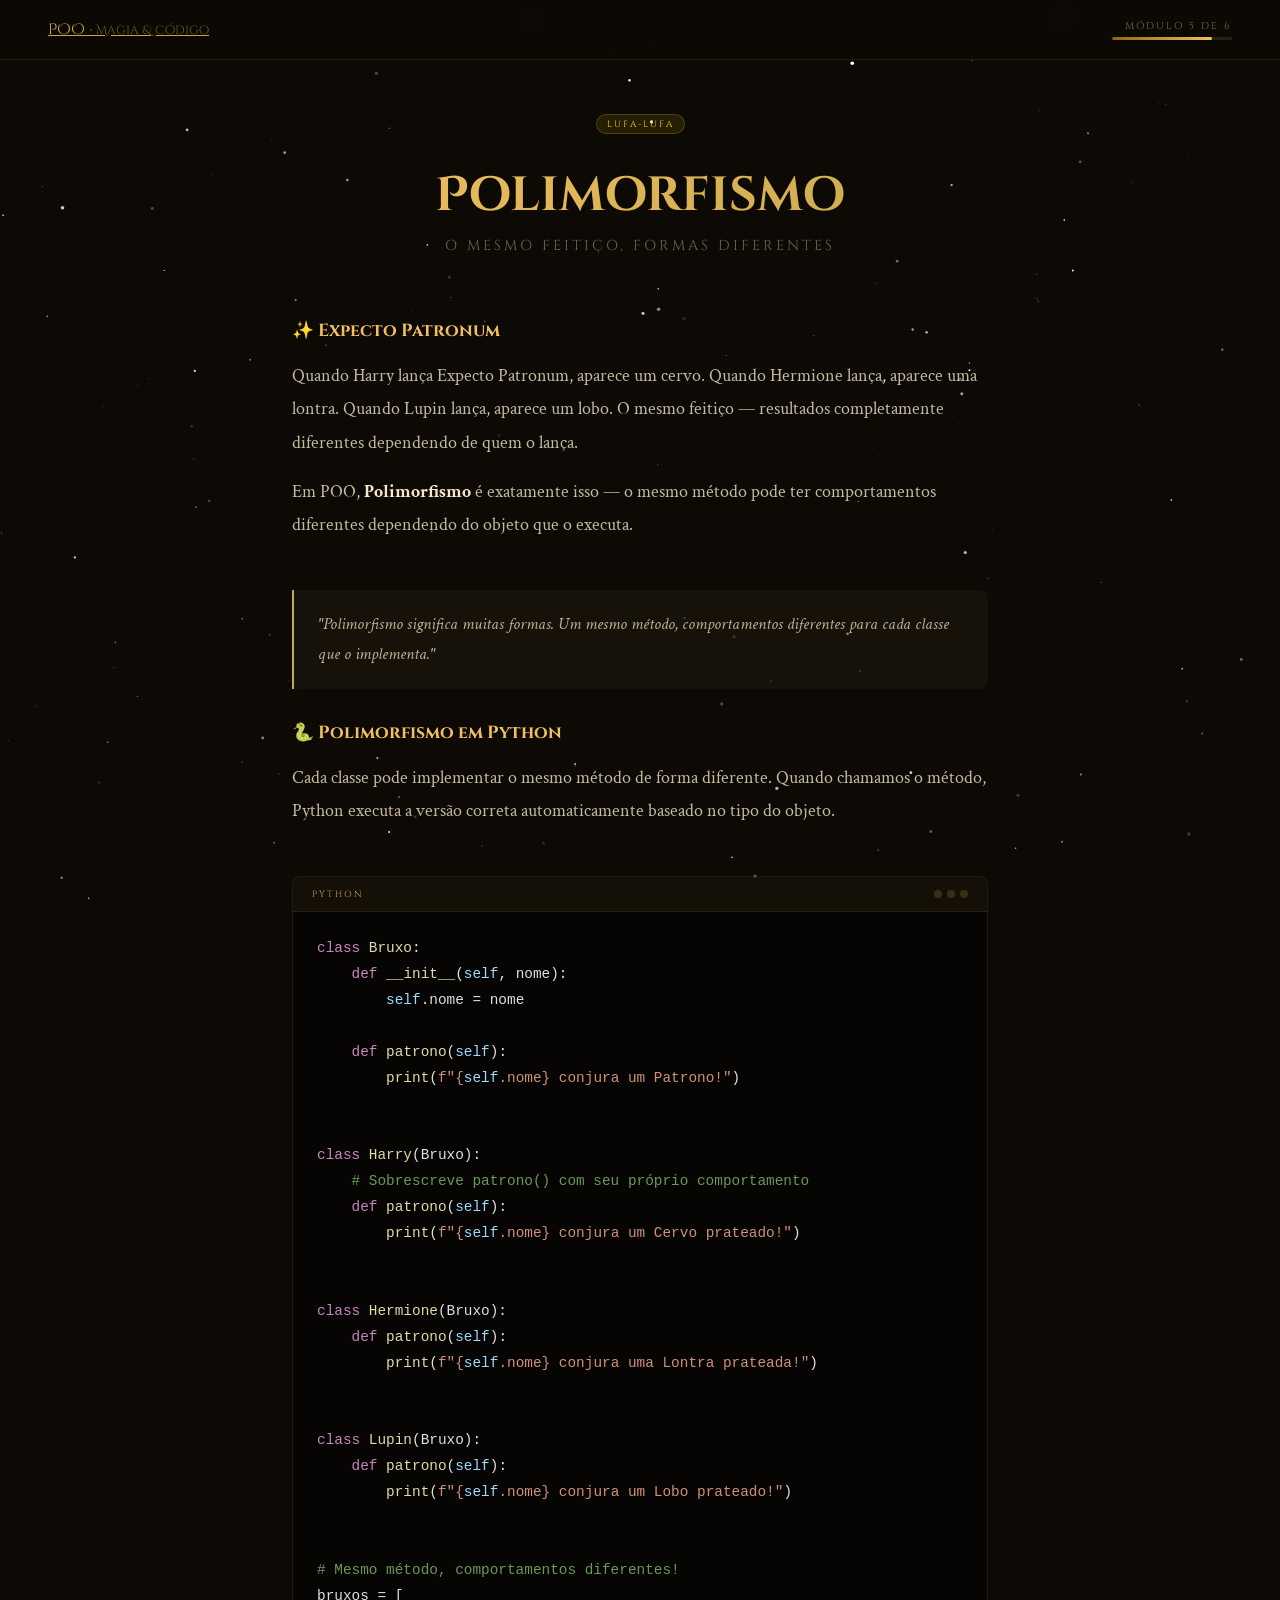
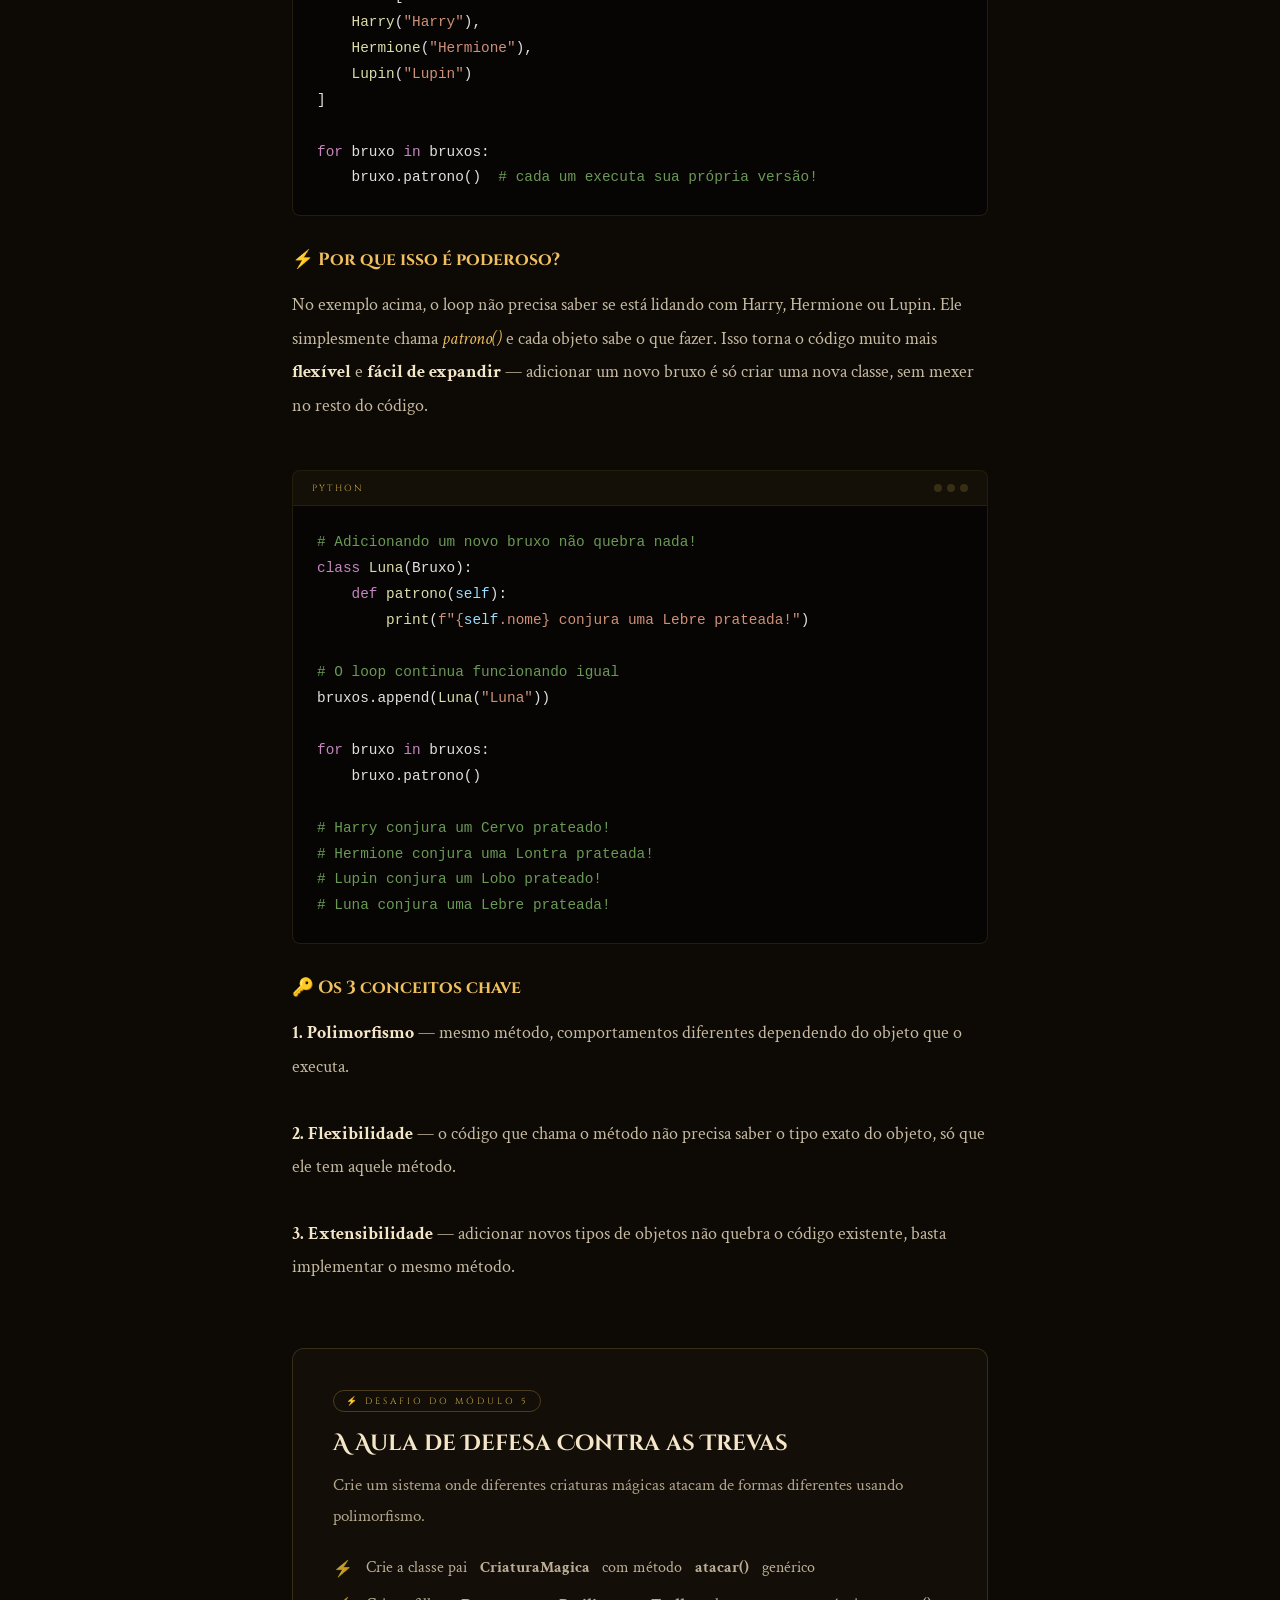
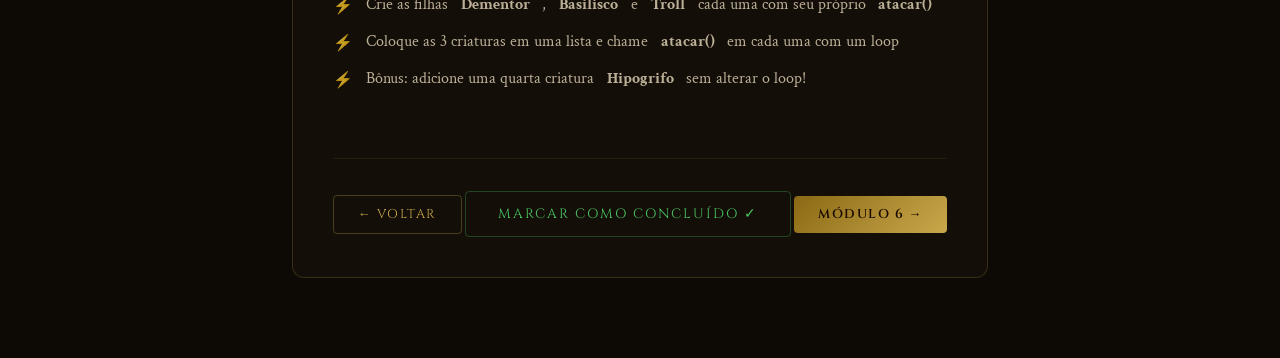
<file: modulos/modulo-5.html>
<!DOCTYPE html>
<html lang="pt-BR">
<head>
  <meta charset="UTF-8">
  <meta name="viewport" content="width=device-width, initial-scale=1.0">
  <title>Módulo 5 — Polimorfismo | POO Hogwarts</title>
  <link rel="stylesheet" href="../css/style.css">
  <link rel="stylesheet" href="../css/modulo.css">
</head>
<body>

  <nav class="navbar">
    <a href="../index.html" class="nav-logo">POO <span>• Magia & Código</span></a>
    <div class="nav-progresso">
      <span class="modulo-atual">Módulo 5 de 6</span>
      <div class="barra-progresso">
        <div class="barra-fill" style="width: 83%"></div>
      </div>
    </div>
  </nav>

  <main class="modulo-container">

    <header class="modulo-header">
      <span class="module-house house-hufflepuff">Lufa-Lufa</span>
      <h1 class="modulo-titulo">Polimorfismo</h1>
      <p class="modulo-subtitulo">O mesmo feitiço, formas diferentes</p>
    </header>

    <div class="modulo-conteudo" id="conteudo"></div>
    <div class="atividade-section" id="atividade"></div>

  </main>

  <script src="../js/main.js"></script>
  <script src="../js/modulo5.js"></script>
</body>
</html>
</file>
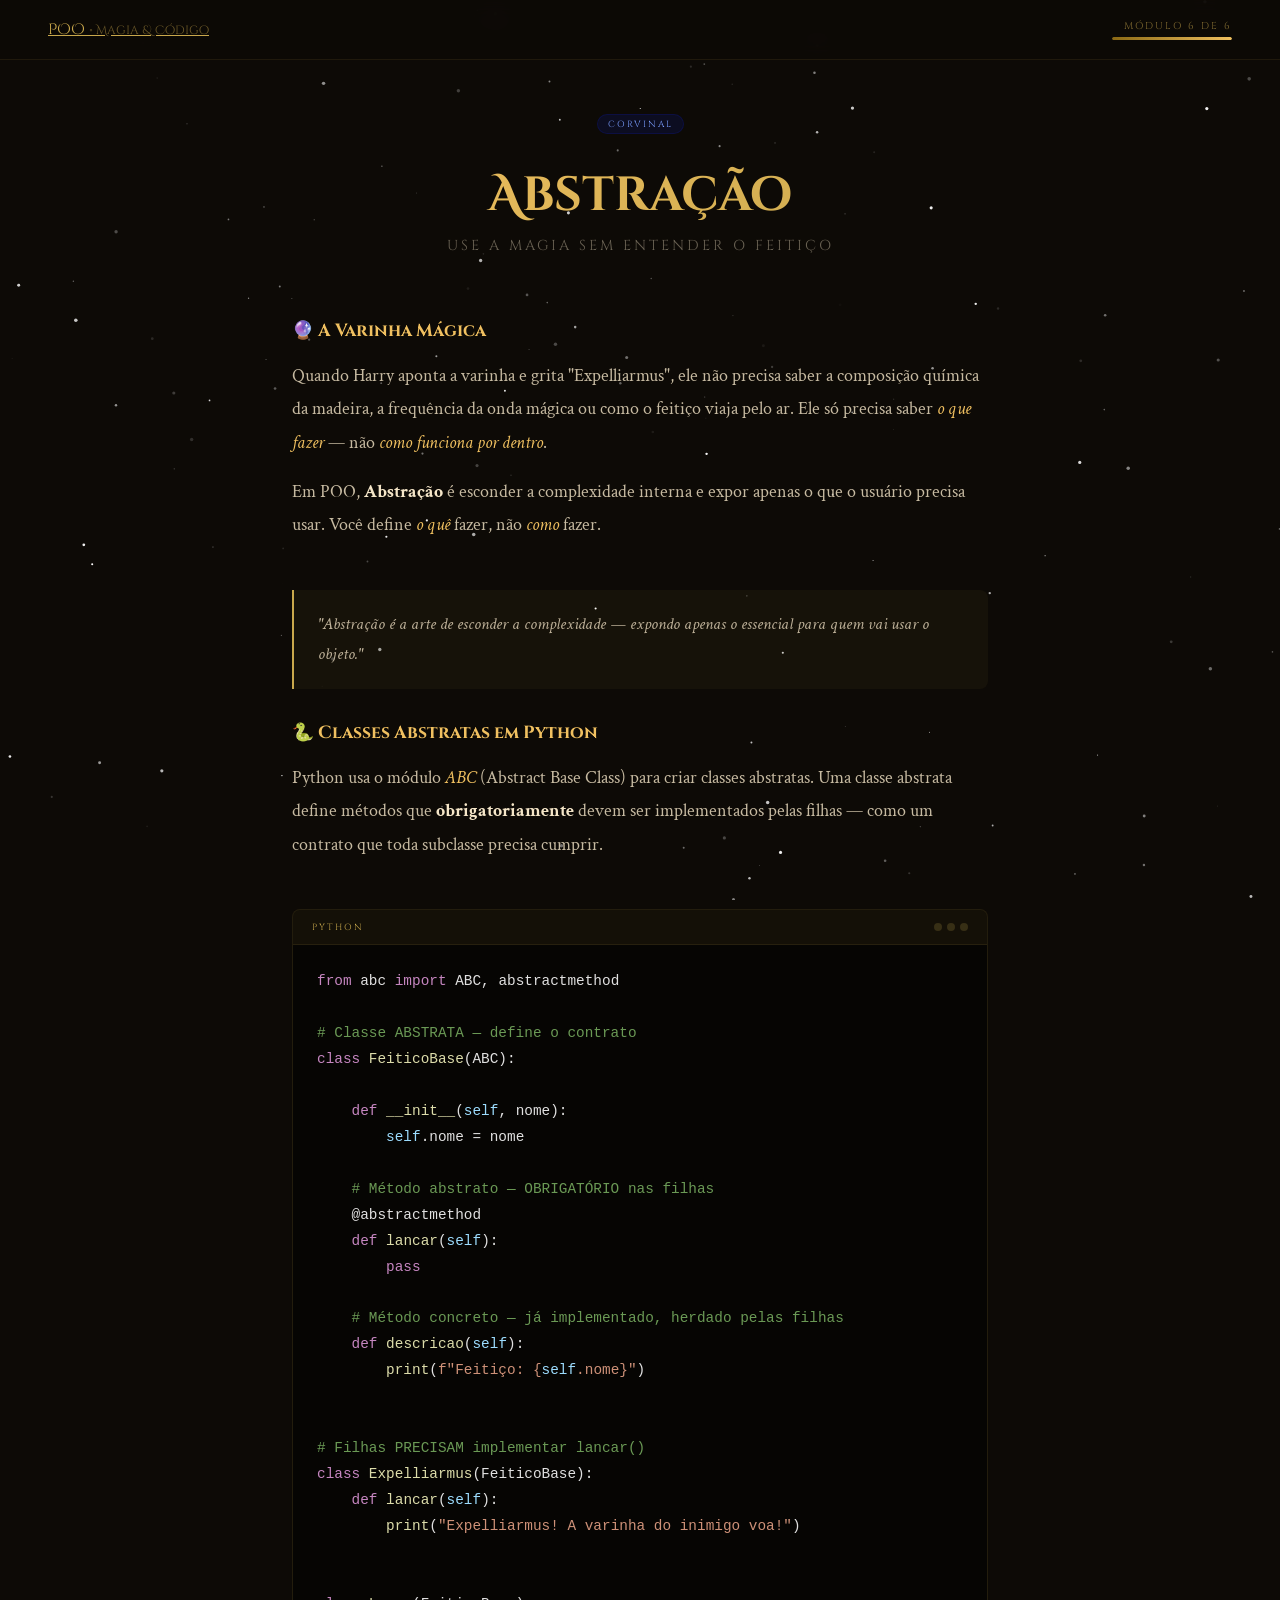
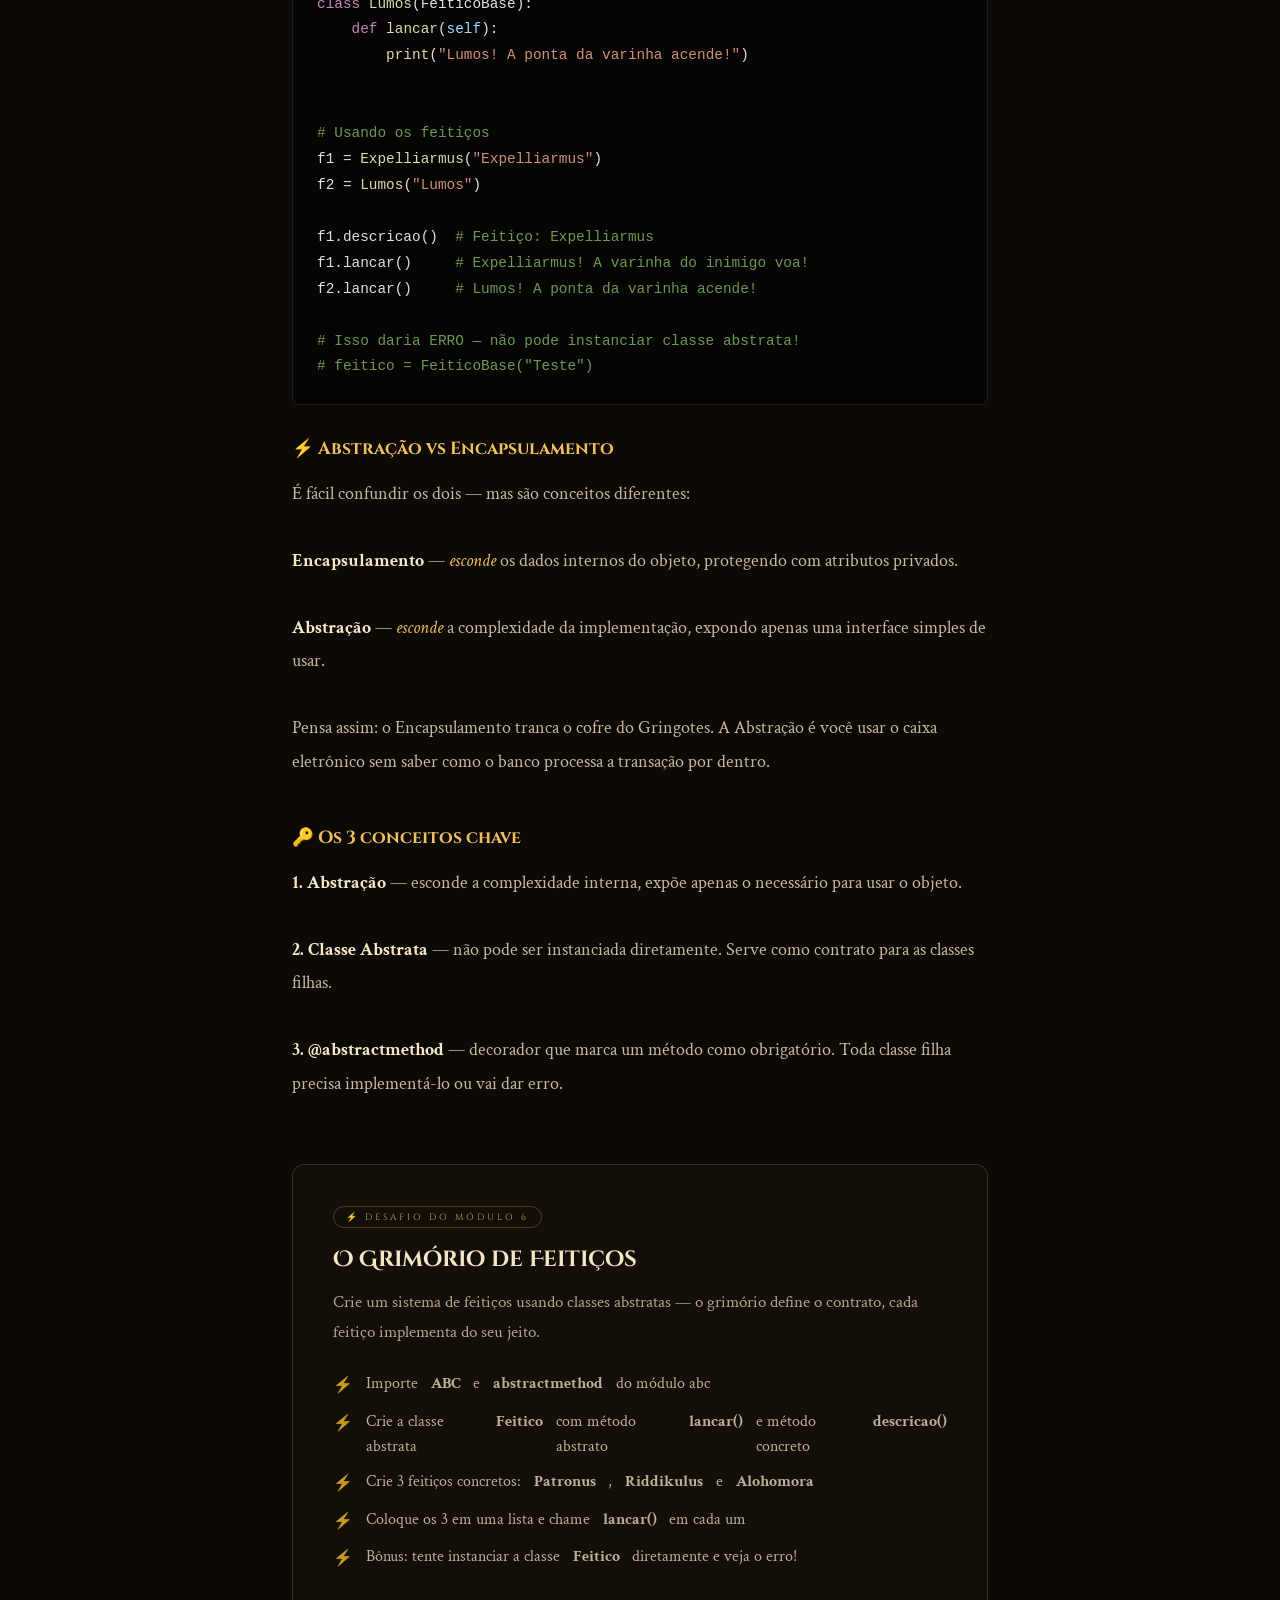
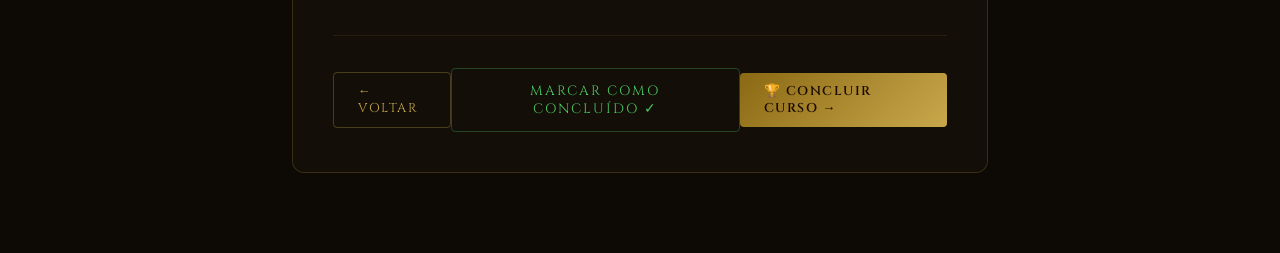
<file: modulos/modulo-6.html>
<!DOCTYPE html>
<html lang="pt-BR">
<head>
  <meta charset="UTF-8">
  <meta name="viewport" content="width=device-width, initial-scale=1.0">
  <title>Módulo 6 — Abstração | POO Hogwarts</title>
  <link rel="stylesheet" href="../css/style.css">
  <link rel="stylesheet" href="../css/modulo.css">
</head>
<body>

  <nav class="navbar">
    <a href="../index.html" class="nav-logo">POO <span>• Magia & Código</span></a>
    <div class="nav-progresso">
      <span class="modulo-atual">Módulo 6 de 6</span>
      <div class="barra-progresso">
        <div class="barra-fill" style="width: 100%"></div>
      </div>
    </div>
  </nav>

  <main class="modulo-container">

    <header class="modulo-header">
      <span class="module-house house-ravenclaw">Corvinal</span>
      <h1 class="modulo-titulo">Abstração</h1>
      <p class="modulo-subtitulo">Use a magia sem entender o feitiço</p>
    </header>

    <div class="modulo-conteudo" id="conteudo"></div>
    <div class="atividade-section" id="atividade"></div>

  </main>

  <script src="../js/main.js"></script>
  <script src="../js/modulo6.js"></script>
</body>
</html>
</file>
<file: css/style.css>
@import url('https://fonts.googleapis.com/css2?family=Cinzel+Decorative:wght@400;700;900&family=Cinzel:wght@400;500;600&family=Crimson+Text:ital,wght@0,400;0,600;1,400&display=swap');

* {
  margin: 0;
  padding: 0;
  box-sizing: border-box;
}

:root {
  --gold: #C9A84C;
  --gold-light: #F0C060;
  --gold-dark: #8B6914;
  --crimson: #8B0000;
  --parchment: #F5E6C8;
  --ink: #1A0A00;
  --bg: #0D0A06;
}

body {
  background: var(--bg);
  color: var(--parchment);
  font-family: 'Crimson Text', serif;
  overflow-x: hidden;
}
/* NAVBAR */
.navbar {
  position: fixed;
  top: 0; left: 0; right: 0;
  z-index: 100;
  display: flex;
  align-items: center;
  justify-content: space-between;
  padding: 1.2rem 3rem;
  background: rgba(13,10,6,0.85);
  backdrop-filter: blur(10px);
  border-bottom: 1px solid rgba(201,168,76,0.1);
}

.nav-logo {
  font-family: 'Cinzel Decorative', cursive;
  font-size: 0.95rem;
  color: var(--gold);
}

.nav-logo span {
  color: rgba(201,168,76,0.5);
  font-size: 0.75rem;
}

.nav-links {
  display: flex;
  gap: 2rem;
  list-style: none;
}

.nav-links a {
  font-family: 'Cinzel', serif;
  font-size: 0.75rem;
  letter-spacing: 1.5px;
  text-transform: uppercase;
  color: rgba(245,230,200,0.5);
  text-decoration: none;
  transition: color 0.2s;
}

.nav-links a:hover { color: var(--gold); }

/* HERO */
.hero {
  min-height: 100vh;
  display: flex;
  align-items: center;
  justify-content: center;
  text-align: center;
  padding: 6rem 2rem 4rem;
  position: relative;
  overflow: hidden;
}

.magic-circle {
  position: absolute;
  width: 600px; height: 600px;
  border-radius: 50%;
  border: 1px solid rgba(201,168,76,0.08);
  top: 50%; left: 50%;
  transform: translate(-50%, -50%);
  animation: rotate 30s linear infinite;
  pointer-events: none;
}

.magic-circle::before {
  content: '';
  position: absolute;
  inset: 30px;
  border-radius: 50%;
  border: 1px solid rgba(201,168,76,0.05);
  animation: rotate 20s linear infinite reverse;
}

@keyframes rotate {
  to { transform: translate(-50%, -50%) rotate(360deg); }
}

.hero-content {
  position: relative;
  z-index: 1;
  max-width: 680px;
}

.badge {
  display: inline-block;
  background: rgba(201,168,76,0.1);
  border: 1px solid rgba(201,168,76,0.3);
  color: var(--gold-light);
  padding: 6px 16px;
  border-radius: 20px;
  font-family: 'Cinzel', serif;
  font-size: 11px;
  letter-spacing: 2px;
  margin-bottom: 2rem;
}

.hero-title {
  font-family: 'Cinzel Decorative', cursive;
  font-size: clamp(2.5rem, 6vw, 4.5rem);
  font-weight: 900;
  line-height: 1.1;
  background: linear-gradient(135deg, var(--gold-light), var(--gold), var(--gold-dark));
  -webkit-background-clip: text;
  -webkit-text-fill-color: transparent;
  background-clip: text;
  margin-bottom: 0.8rem;
}

.hero-subtitle {
  font-family: 'Cinzel', serif;
  font-size: 0.95rem;
  color: rgba(240,192,96,0.6);
  letter-spacing: 3px;
  text-transform: uppercase;
  margin-bottom: 1.5rem;
}

.hero-desc {
  font-size: 1.15rem;
  line-height: 1.8;
  color: rgba(245,230,200,0.7);
  margin-bottom: 2.5rem;
}

.cta-group {
  display: flex;
  gap: 1rem;
  justify-content: center;
  flex-wrap: wrap;
}

.btn-primary {
  font-family: 'Cinzel', serif;
  font-size: 0.85rem;
  letter-spacing: 2px;
  text-transform: uppercase;
  padding: 14px 36px;
  background: linear-gradient(135deg, var(--gold-dark), var(--gold), var(--gold-light));
  color: var(--ink);
  border: none;
  border-radius: 4px;
  cursor: pointer;
  font-weight: 600;
  text-decoration: none;
  transition: transform 0.2s, box-shadow 0.2s;
  box-shadow: 0 0 20px rgba(201,168,76,0.3);
}

.btn-primary:hover {
  transform: translateY(-2px);
  box-shadow: 0 0 40px rgba(201,168,76,0.5);
}

.btn-secondary {
  font-family: 'Cinzel', serif;
  font-size: 0.85rem;
  letter-spacing: 2px;
  text-transform: uppercase;
  padding: 13px 32px;
  background: transparent;
  color: var(--gold);
  border: 1px solid rgba(201,168,76,0.4);
  border-radius: 4px;
  cursor: pointer;
  text-decoration: none;
  transition: all 0.2s;
}

.btn-secondary:hover {
  background: rgba(201,168,76,0.1);
  border-color: var(--gold);
}

/* SECTIONS GERAIS */
.analogias,
.modulos-section {
  padding: 5rem 2rem;
  max-width: 960px;
  margin: 0 auto;
}

.section-label {
  font-family: 'Cinzel', serif;
  font-size: 10px;
  letter-spacing: 4px;
  text-transform: uppercase;
  color: var(--gold);
  text-align: center;
  margin-bottom: 0.5rem;
  opacity: 0.7;
}

.section-title {
  font-family: 'Cinzel Decorative', cursive;
  font-size: clamp(1.4rem, 3vw, 2.2rem);
  text-align: center;
  color: var(--parchment);
  margin-bottom: 3rem;
}

/* ANALOGIAS */
.analogy-grid {
  display: grid;
  grid-template-columns: repeat(auto-fit, minmax(160px, 1fr));
  gap: 1rem;
}

.analogy-card {
  padding: 1.5rem 1rem;
  border-radius: 8px;
  background: rgba(245,230,200,0.02);
  border: 1px solid rgba(201,168,76,0.12);
  text-align: center;
  transition: all 0.3s;
}

.analogy-card:hover {
  background: rgba(201,168,76,0.05);
  border-color: rgba(201,168,76,0.3);
  transform: translateY(-3px);
}

.analogy-hp { font-size: 1.8rem; margin-bottom: 0.5rem; }

.analogy-equals {
  font-family: 'Cinzel', serif;
  font-size: 0.65rem;
  letter-spacing: 2px;
  color: rgba(201,168,76,0.4);
  text-transform: uppercase;
  margin: 0.3rem 0;
}

.analogy-concept {
  font-family: 'Cinzel', serif;
  font-size: 0.85rem;
  color: var(--gold-light);
  font-weight: 600;
  margin-bottom: 0.4rem;
}

.analogy-text {
  font-size: 0.82rem;
  color: rgba(245,230,200,0.5);
  line-height: 1.5;
}

/* MÓDULOS */
.modules-grid {
  display: grid;
  grid-template-columns: repeat(auto-fit, minmax(260px, 1fr));
  gap: 1.5rem;
}

.module-card {
  background: rgba(245,230,200,0.03);
  border: 1px solid rgba(201,168,76,0.15);
  border-radius: 8px;
  padding: 1.5rem;
  text-decoration: none;
  color: inherit;
  transition: all 0.3s;
  display: block;
}

.module-card:hover:not(.locked) {
  border-color: rgba(201,168,76,0.4);
  transform: translateY(-3px);
  background: rgba(201,168,76,0.05);
}

.module-card.locked {
  opacity: 0.5;
  cursor: not-allowed;
}

.module-number {
  font-family: 'Cinzel Decorative', cursive;
  font-size: 2rem;
  color: rgba(201,168,76,0.12);
  line-height: 1;
  margin-bottom: 0.5rem;
}

.module-icon { font-size: 1.6rem; margin-bottom: 0.8rem; }

.module-house {
  display: inline-block;
  font-family: 'Cinzel', serif;
  font-size: 9px;
  letter-spacing: 2px;
  padding: 3px 10px;
  border-radius: 20px;
  text-transform: uppercase;
  margin-bottom: 0.8rem;
}

.house-gryffindor { background: rgba(174,0,1,0.2); color: #FF6B6B; border: 1px solid rgba(174,0,1,0.3); }
.house-ravenclaw  { background: rgba(14,26,144,0.2); color: #7B9FFF; border: 1px solid rgba(14,26,144,0.3); }
.house-slytherin  { background: rgba(26,83,34,0.2); color: #4CAF50; border: 1px solid rgba(26,83,34,0.3); }
.house-hufflepuff { background: rgba(255,214,0,0.1); color: #FFD700; border: 1px solid rgba(255,214,0,0.2); }

.module-title {
  font-family: 'Cinzel', serif;
  font-size: 1rem;
  color: var(--parchment);
  margin-bottom: 0.5rem;
}

.module-desc {
  font-size: 0.88rem;
  color: rgba(245,230,200,0.5);
  line-height: 1.6;
}

.module-tag {
  display: block;
  margin-top: 1rem;
  font-family: 'Cinzel', serif;
  font-size: 9px;
  letter-spacing: 1.5px;
  color: rgba(201,168,76,0.5);
  text-transform: uppercase;
  border-top: 1px solid rgba(201,168,76,0.15);
  padding-top: 0.8rem;
}

/* NAVBAR DO MÓDULO */
.nav-progresso {
  display: flex;
  flex-direction: column;
  align-items: flex-end;
  gap: 4px;
}

.modulo-atual {
  font-family: 'Cinzel', serif;
  font-size: 10px;
  letter-spacing: 2px;
  color: rgba(201,168,76,0.6);
  text-transform: uppercase;
}

.barra-progresso {
  width: 120px;
  height: 3px;
  background: rgba(201,168,76,0.15);
  border-radius: 10px;
  overflow: hidden;
}

.barra-fill {
  height: 100%;
  background: linear-gradient(to right, var(--gold-dark), var(--gold-light));
  border-radius: 10px;
  transition: width 0.5s ease;
}

/* HEADER DO MÓDULO */
.modulo-container {
  max-width: 760px;
  margin: 0 auto;
  padding: 7rem 2rem 5rem;
}

.modulo-header {
  text-align: center;
  margin-bottom: 4rem;
}

.modulo-titulo {
  font-family: 'Cinzel Decorative', cursive;
  font-size: clamp(2rem, 5vw, 3rem);
  background: linear-gradient(135deg, var(--gold-light), var(--gold));
  -webkit-background-clip: text;
  -webkit-text-fill-color: transparent;
  background-clip: text;
  margin: 1rem 0 0.5rem;
}

.modulo-subtitulo {
  font-family: 'Cinzel', serif;
  font-size: 0.9rem;
  letter-spacing: 3px;
  color: rgba(245,230,200,0.4);
  text-transform: uppercase;
}

/* BLOCOS DE CONTEÚDO */
.bloco {
  margin-bottom: 3rem;
  animation: fadeInUp 0.6s ease both;
}

@keyframes fadeInUp {
  from { opacity: 0; transform: translateY(20px); }
  to   { opacity: 1; transform: translateY(0); }
}

.bloco-titulo {
  font-family: 'Cinzel', serif;
  font-size: 1.1rem;
  color: var(--gold-light);
  margin-bottom: 1rem;
  display: flex;
  align-items: center;
  gap: 0.6rem;
}

.bloco-texto {
  font-size: 1.1rem;
  line-height: 1.9;
  color: rgba(245,230,200,0.8);
}

.bloco-texto em {
  color: var(--gold-light);
  font-style: italic;
}

.bloco-texto strong {
  color: var(--parchment);
}

/* CITAÇÃO MÁGICA */
.citacao {
  border-left: 2px solid var(--gold);
  padding: 1.2rem 1.5rem;
  background: rgba(201,168,76,0.05);
  border-radius: 0 8px 8px 0;
  margin: 2rem 0;
  font-size: 1.05rem;
  color: rgba(245,230,200,0.75);
  line-height: 1.8;
  font-style: italic;
}

/* BLOCO DE CÓDIGO */
.codigo-bloco {
  background: rgba(0,0,0,0.5);
  border: 1px solid rgba(201,168,76,0.15);
  border-radius: 8px;
  overflow: hidden;
  margin: 2rem 0;
}

.codigo-header {
  display: flex;
  align-items: center;
  justify-content: space-between;
  padding: 0.7rem 1.2rem;
  background: rgba(201,168,76,0.07);
  border-bottom: 1px solid rgba(201,168,76,0.1);
}

.codigo-lang {
  font-family: 'Cinzel', serif;
  font-size: 9px;
  letter-spacing: 2px;
  color: var(--gold);
  text-transform: uppercase;
}

.codigo-dots {
  display: flex;
  gap: 5px;
}

.codigo-dots span {
  width: 8px; height: 8px;
  border-radius: 50%;
  background: rgba(201,168,76,0.2);
}

pre {
  padding: 1.5rem;
  overflow-x: auto;
  font-family: 'Courier New', monospace;
  font-size: 0.9rem;
  line-height: 1.8;
  color: #e0e0e0;
  margin: 0;
}

.comment { color: #6A9955; }
.keyword { color: #C586C0; }
.string  { color: #CE9178; }
.func    { color: #DCDCAA; }
.self    { color: #9CDCFE; }

/* ATIVIDADE */
.atividade-section {
  margin-top: 4rem;
  padding: 2.5rem;
  border: 1px solid rgba(201,168,76,0.2);
  border-radius: 12px;
  background: rgba(201,168,76,0.03);
}

.atividade-badge {
  display: inline-block;
  font-family: 'Cinzel', serif;
  font-size: 9px;
  letter-spacing: 3px;
  text-transform: uppercase;
  color: var(--gold);
  border: 1px solid rgba(201,168,76,0.3);
  padding: 4px 12px;
  border-radius: 20px;
  margin-bottom: 1rem;
}

.atividade-titulo {
  font-family: 'Cinzel Decorative', cursive;
  font-size: 1.4rem;
  color: var(--parchment);
  margin-bottom: 0.8rem;
}

.atividade-desc {
  font-size: 1.05rem;
  line-height: 1.8;
  color: rgba(245,230,200,0.7);
  margin-bottom: 1.5rem;
}

.atividade-lista {
  list-style: none;
  display: flex;
  flex-direction: column;
  gap: 0.6rem;
  margin-bottom: 2rem;
}

.atividade-lista li {
  display: flex;
  align-items: flex-start;
  gap: 0.8rem;
  font-size: 1rem;
  color: rgba(245,230,200,0.75);
  line-height: 1.6;
}

.atividade-lista li::before {
  content: '⚡';
  flex-shrink: 0;
  margin-top: 2px;
}

.nav-modulos {
  display: flex;
  justify-content: space-between;
  align-items: center;
  margin-top: 4rem;
  padding-top: 2rem;
  border-top: 1px solid rgba(201,168,76,0.1);
}

.btn-nav {
  font-family: 'Cinzel', serif;
  font-size: 0.8rem;
  letter-spacing: 1.5px;
  text-transform: uppercase;
  padding: 10px 24px;
  border: 1px solid rgba(201,168,76,0.3);
  color: var(--gold);
  background: transparent;
  border-radius: 4px;
  text-decoration: none;
  transition: all 0.2s;
}

.btn-nav:hover {
  background: rgba(201,168,76,0.1);
}

.btn-nav.proximo {
  background: linear-gradient(135deg, var(--gold-dark), var(--gold));
  color: var(--ink);
  border: none;
  font-weight: 600;
}

.btn-nav.proximo:hover {
  box-shadow: 0 0 20px rgba(201,168,76,0.4);
}
/* QUIZ CTA */
.quiz-cta {
  padding: 5rem 2rem;
  text-align: center;
  border-top: 1px solid rgba(201,168,76,0.08);
}

.quiz-cta-inner {
  max-width: 600px;
  margin: 0 auto;
}

.quiz-cta-icon {
  font-size: 3rem;
  margin-bottom: 1rem;
  animation: float 3s ease-in-out infinite;
}

.quiz-cta-titulo {
  font-family: 'Cinzel Decorative', cursive;
  font-size: clamp(1.5rem, 3vw, 2.2rem);
  background: linear-gradient(135deg, var(--gold-light), var(--gold));
  -webkit-background-clip: text;
  -webkit-text-fill-color: transparent;
  background-clip: text;
  margin-bottom: 1rem;
}

.quiz-cta-desc {
  font-size: 1.1rem;
  line-height: 1.8;
  color: rgba(245,230,200,0.65);
  margin-bottom: 2rem;
}
</file>
<file: css/quiz.css>
/* TELAS */
.tela { display: none; }
.tela.ativa { display: block; }

/* CONTAINER */
.quiz-container {
  max-width: 720px;
  margin: 0 auto;
  padding: 7rem 2rem 5rem;
  min-height: 100vh;
}

/* TELA INICIAL */
.inicio-icon {
  font-size: 4rem;
  text-align: center;
  margin-bottom: 1rem;
  animation: float 3s ease-in-out infinite;
}

@keyframes float {
  0%,100% { transform: translateY(0); }
  50% { transform: translateY(-10px); }
}

.inicio-titulo {
  font-family: 'Cinzel Decorative', cursive;
  font-size: clamp(2rem, 5vw, 3.5rem);
  text-align: center;
  background: linear-gradient(135deg, var(--gold-light), var(--gold));
  -webkit-background-clip: text;
  -webkit-text-fill-color: transparent;
  background-clip: text;
  margin-bottom: 0.5rem;
}

.inicio-subtitulo {
  font-family: 'Cinzel', serif;
  font-size: 0.9rem;
  letter-spacing: 3px;
  color: rgba(240,192,96,0.5);
  text-transform: uppercase;
  text-align: center;
  margin-bottom: 2rem;
}

.inicio-desc {
  font-size: 1.1rem;
  line-height: 1.9;
  color: rgba(245,230,200,0.7);
  text-align: center;
  max-width: 540px;
  margin: 0 auto 2.5rem;
}

.inicio-desc strong { color: var(--gold-light); }

/* QUIZ HEADER */
.quiz-header {
  display: flex;
  justify-content: space-between;
  align-items: center;
  margin-bottom: 2rem;
}

.quiz-tentativa {
  font-family: 'Cinzel', serif;
  font-size: 0.75rem;
  letter-spacing: 2px;
  text-transform: uppercase;
  color: var(--gold);
  background: rgba(201,168,76,0.1);
  border: 1px solid rgba(201,168,76,0.2);
  padding: 4px 12px;
  border-radius: 20px;
}

.quiz-modulo {
  font-family: 'Cinzel', serif;
  font-size: 0.75rem;
  letter-spacing: 2px;
  text-transform: uppercase;
  color: rgba(245,230,200,0.4);
}

/* QUESTÃO */
.questao-numero {
  font-family: 'Cinzel', serif;
  font-size: 0.75rem;
  letter-spacing: 3px;
  text-transform: uppercase;
  color: rgba(201,168,76,0.5);
  margin-bottom: 1rem;
}

.questao-texto {
  font-family: 'Cinzel', serif;
  font-size: clamp(1rem, 2.5vw, 1.3rem);
  color: var(--parchment);
  line-height: 1.6;
  margin-bottom: 2rem;
  font-weight: 500;
}

/* ALTERNATIVAS */
.alternativas {
  display: flex;
  flex-direction: column;
  gap: 0.8rem;
  margin-bottom: 2rem;
}

.alternativa {
  padding: 1rem 1.5rem;
  background: rgba(245,230,200,0.03);
  border: 1px solid rgba(201,168,76,0.15);
  border-radius: 8px;
  color: rgba(245,230,200,0.8);
  font-family: 'Crimson Text', serif;
  font-size: 1.05rem;
  cursor: pointer;
  transition: all 0.2s;
  text-align: left;
  display: flex;
  align-items: center;
  gap: 1rem;
}

.alternativa:hover {
  background: rgba(201,168,76,0.08);
  border-color: rgba(201,168,76,0.3);
  color: var(--parchment);
}

.alternativa.selecionada {
  background: rgba(201,168,76,0.15);
  border-color: var(--gold);
  color: var(--gold-light);
}

.alternativa-letra {
  font-family: 'Cinzel', serif;
  font-size: 0.75rem;
  color: var(--gold);
  background: rgba(201,168,76,0.1);
  border: 1px solid rgba(201,168,76,0.2);
  width: 28px; height: 28px;
  border-radius: 50%;
  display: flex;
  align-items: center;
  justify-content: center;
  flex-shrink: 0;
}

/* RESULTADO */
.selo {
  font-size: 5rem;
  text-align: center;
  margin-bottom: 1rem;
  animation: float 3s ease-in-out infinite;
}

.resultado-titulo {
  font-family: 'Cinzel Decorative', cursive;
  font-size: clamp(1.8rem, 4vw, 3rem);
  text-align: center;
  margin-bottom: 0.5rem;
}

.resultado-titulo.aprovado {
  background: linear-gradient(135deg, var(--gold-light), var(--gold));
  -webkit-background-clip: text;
  -webkit-text-fill-color: transparent;
  background-clip: text;
}

.resultado-titulo.reprovado {
  color: #FF6B6B;
}

.resultado-sub {
  text-align: center;
  font-size: 1.1rem;
  color: rgba(245,230,200,0.6);
  margin-bottom: 2rem;
}

.pontuacao {
  text-align: center;
  font-family: 'Cinzel Decorative', cursive;
  font-size: 3rem;
  color: var(--gold-light);
  margin-bottom: 2rem;
}

/* FEEDBACK MÓDULOS */
.feedback-modulos {
  display: flex;
  flex-direction: column;
  gap: 0.8rem;
  margin-bottom: 2rem;
}

.feedback-titulo {
  font-family: 'Cinzel', serif;
  font-size: 0.8rem;
  letter-spacing: 2px;
  text-transform: uppercase;
  color: rgba(201,168,76,0.6);
  margin-bottom: 0.5rem;
  text-align: center;
}

.feedback-item {
  display: flex;
  align-items: center;
  justify-content: space-between;
  padding: 0.8rem 1.2rem;
  border-radius: 8px;
  border: 1px solid rgba(201,168,76,0.1);
  background: rgba(245,230,200,0.02);
}

.feedback-item.fraco {
  border-color: rgba(255,107,107,0.3);
  background: rgba(255,107,107,0.05);
}

.feedback-item.medio {
  border-color: rgba(255,214,0,0.2);
  background: rgba(255,214,0,0.03);
}

.feedback-item.forte {
  border-color: rgba(75,200,100,0.2);
  background: rgba(75,200,100,0.03);
}

.feedback-modulo-nome {
  font-family: 'Cinzel', serif;
  font-size: 0.85rem;
  color: var(--parchment);
}

.feedback-acertos {
  font-family: 'Cinzel', serif;
  font-size: 0.8rem;
}

.feedback-item.fraco .feedback-acertos { color: #FF6B6B; }
.feedback-item.medio .feedback-acertos { color: #FFD700; }
.feedback-item.forte .feedback-acertos { color: #4BC864; }

/* REFAZER BOX */
.refazer-box {
  margin-top: 1rem;
  padding: 2rem;
  border: 1px solid rgba(255,107,107,0.2);
  border-radius: 12px;
  background: rgba(255,107,107,0.04);
  text-align: center;
}

.refazer-texto {
  font-size: 1.05rem;
  color: rgba(245,230,200,0.65);
  line-height: 1.7;
  margin-bottom: 1.5rem;
}

/* BTN CENTER */
#tela-inicio .btn-primary,
#tela-resultado .btn-primary {
  display: block;
  width: fit-content;
  margin: 0 auto;
}
/* CERTIFICADO INPUT */
.certificado-input {
  display: flex;
  flex-direction: column;
  align-items: center;
  gap: 1rem;
  margin: 2rem 0;
  padding: 2rem;
  border: 1px solid rgba(201,168,76,0.2);
  border-radius: 12px;
  background: rgba(201,168,76,0.03);
}

.certificado-label {
  font-family: 'Cinzel', serif;
  font-size: 0.85rem;
  letter-spacing: 2px;
  text-transform: uppercase;
  color: rgba(201,168,76,0.7);
}

.input-nome {
  background: rgba(245,230,200,0.05);
  border: 1px solid rgba(201,168,76,0.3);
  border-radius: 6px;
  padding: 12px 20px;
  color: var(--parchment);
  font-family: 'Cinzel', serif;
  font-size: 1rem;
  text-align: center;
  width: 100%;
  max-width: 400px;
  outline: none;
  transition: border-color 0.2s;
}

.input-nome:focus {
  border-color: var(--gold);
}

.input-nome::placeholder {
  color: rgba(245,230,200,0.3);
}
</file>
<file: css/modulo.css>
/* BOTÃO CONCLUÍDO */
.btn-concluido {
  font-family: 'Cinzel', serif;
  font-size: 0.85rem;
  letter-spacing: 2px;
  text-transform: uppercase;
  padding: 13px 32px;
  background: transparent;
  color: #4BC864;
  border: 1px solid rgba(75,200,100,0.3);
  border-radius: 4px;
  cursor: pointer;
  transition: all 0.2s;
}

.btn-concluido:hover {
  background: rgba(75,200,100,0.1);
  border-color: #4BC864;
}

.btn-concluido.marcado {
  background: rgba(75,200,100,0.1);
  border-color: #4BC864;
  color: #4BC864;
  cursor: default;
}

/* SELO NO CARD */
.module-card .selo-concluido {
  position: absolute;
  top: 1rem;
  right: 1rem;
  font-size: 1.1rem;
  opacity: 0;
  transition: opacity 0.3s;
}

.module-card.concluido {
  border-color: rgba(75,200,100,0.3) !important;
}

.module-card.concluido .selo-concluido {
  opacity: 1;
}

.module-card.concluido .module-tag {
  color: #4BC864;
}
</file>
